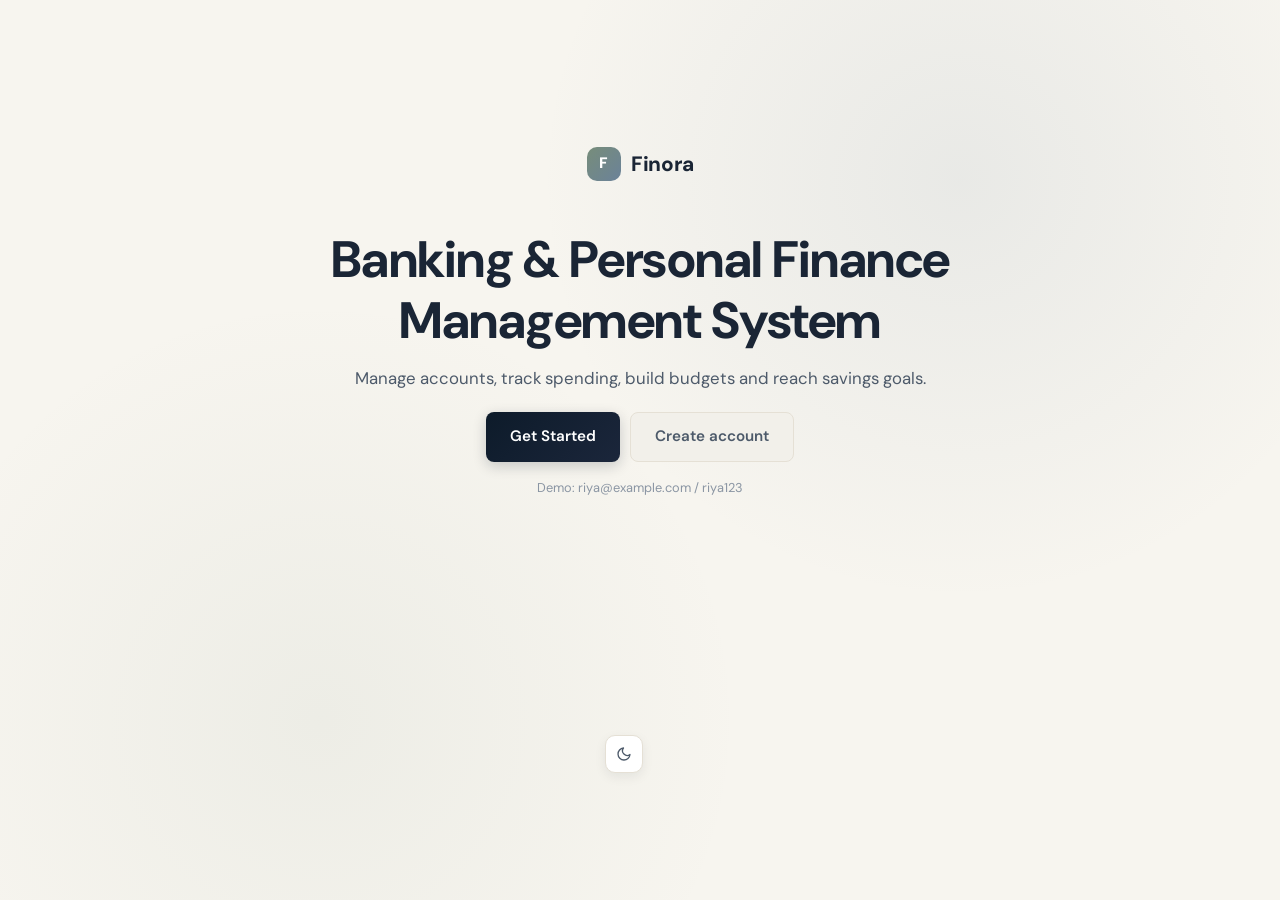
<file: index.html>
<!doctype html>
<html lang="en">
<head>
  <meta charset="utf-8">
  <meta name="viewport" content="width=device-width,initial-scale=1">
  <meta name="theme-color" content="#0D1B2A">
  <title>Finora — Banking & Finance</title>
  <link rel="preconnect" href="https://fonts.googleapis.com">
  <link rel="preconnect" href="https://fonts.gstatic.com" crossorigin>
  <link rel="stylesheet" href="css/variables.css">
  <link rel="stylesheet" href="css/base.css">
  <link rel="stylesheet" href="css/typography.css">
  <link rel="stylesheet" href="css/layout.css">
  <link rel="stylesheet" href="css/components.css">
  <link rel="stylesheet" href="css/animations.css">
  <link rel="stylesheet" href="css/responsive.css">
  <link rel="stylesheet" href="css/darkmode.css">
  <script>
    /* Apply saved theme before paint to avoid flash */
    (function(){document.documentElement.setAttribute('data-theme',localStorage.getItem('finora_theme')||'light');})();
  </script>
</head>
<body class="landing">
  <div>
    <div class="brand big center" style="justify-content:center;margin-bottom:16px;">
      <span class="logo">F</span>
      <span style="font-size:1.3rem;font-weight:800;color:var(--text)">Finora</span>
    </div>
    <h1>Banking &amp; Personal Finance<br>Management System</h1>
    <p>Manage accounts, track spending, build budgets and reach savings goals.</p>
    <div style="display:flex;gap:10px;justify-content:center;margin-top:20px;flex-wrap:wrap">
      <a class="btn primary" href="login.html" style="padding:12px 24px;font-size:.95rem">Get Started</a>
      <a class="btn secondary" href="register.html" style="padding:12px 24px;font-size:.95rem">Create account</a>
    </div>
    <small>Demo: riya@example.com / riya123</small>
  </div>
  <script src="js/app.js"></script>
</body>
</html>
</file>
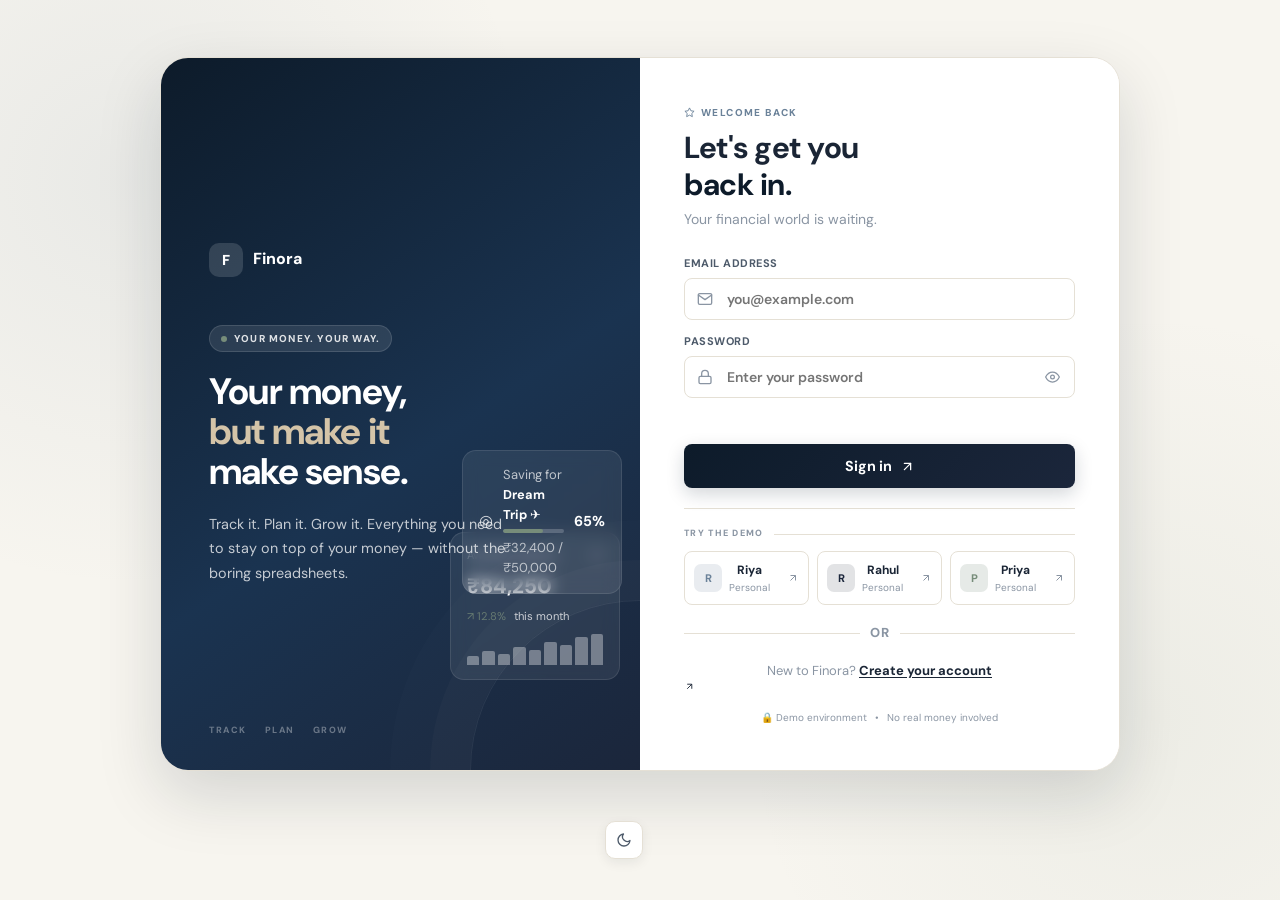
<file: accounts.html>
<!doctype html>
<html lang="en">
<head>
  <meta charset="utf-8">
  <meta name="viewport" content="width=device-width,initial-scale=1">
  <meta name="theme-color" content="#0D1B2A">
  <title>Accounts — Finora</title>
  <link rel="preconnect" href="https://fonts.googleapis.com">
  <link rel="preconnect" href="https://fonts.gstatic.com" crossorigin>
  <link rel="stylesheet" href="css/variables.css">
  <link rel="stylesheet" href="css/base.css">
  <link rel="stylesheet" href="css/typography.css">
  <link rel="stylesheet" href="css/layout.css">
  <link rel="stylesheet" href="css/components.css">
  <link rel="stylesheet" href="css/animations.css">
  <link rel="stylesheet" href="css/accounts.css">
  <link rel="stylesheet" href="css/responsive.css">
  <link rel="stylesheet" href="css/darkmode.css">
  <script>
    (function(){
      document.documentElement.setAttribute('data-theme', localStorage.getItem('finora_theme') || 'light');
      if (localStorage.getItem('finora_hide_balance') === 'true') {
        document.documentElement.setAttribute('data-hide-balance', 'true');
      }
    })();
  </script>
</head>
<body data-page="accounts">

<div class="app">

  <aside class="sidebar" id="sidebar" aria-label="Main navigation">
    <div class="brand"><span class="logo">F</span><span>Finora</span></div>
    <div class="side-title">MAIN MENU</div>
    <nav aria-label="Main navigation">
      <a data-page-link="dashboard" href="dashboard.html" aria-label="Dashboard" title="Dashboard"><svg viewBox="0 0 24 24" fill="none" stroke="currentColor" stroke-width="2" stroke-linecap="round" stroke-linejoin="round" width="17" height="17" aria-hidden="true"><rect x="3" y="3" width="7" height="7" rx="1"/><rect x="14" y="3" width="7" height="7" rx="1"/><rect x="3" y="14" width="7" height="7" rx="1"/><rect x="14" y="14" width="7" height="7" rx="1"/></svg><span>Dashboard</span></a>
      <a data-page-link="accounts" href="accounts.html" aria-label="Accounts" title="Accounts"><svg viewBox="0 0 24 24" fill="none" stroke="currentColor" stroke-width="2" stroke-linecap="round" stroke-linejoin="round" width="17" height="17" aria-hidden="true"><rect x="2" y="5" width="20" height="14" rx="2"/><path d="M2 10h20"/></svg><span>Accounts</span></a>
      <a data-page-link="transactions" href="transactions.html" aria-label="Transactions" title="Transactions"><svg viewBox="0 0 24 24" fill="none" stroke="currentColor" stroke-width="2" stroke-linecap="round" stroke-linejoin="round" width="17" height="17" aria-hidden="true"><path d="M7 16V4m0 0L3 8m4-4 4 4M17 8v12m0 0 4-4m-4 4-4-4"/></svg><span>Transactions</span></a>
      <a data-page-link="income" href="income.html" aria-label="Income" title="Income"><svg viewBox="0 0 24 24" fill="none" stroke="currentColor" stroke-width="2" stroke-linecap="round" stroke-linejoin="round" width="17" height="17" aria-hidden="true"><path d="M12 19V5M5 12l7-7 7 7"/></svg><span>Income</span></a>
      <a data-page-link="expenses" href="expenses.html" aria-label="Expenses" title="Expenses"><svg viewBox="0 0 24 24" fill="none" stroke="currentColor" stroke-width="2" stroke-linecap="round" stroke-linejoin="round" width="17" height="17" aria-hidden="true"><path d="M12 5v14M5 12l7 7 7-7"/></svg><span>Expenses</span></a>
      <a data-page-link="budgets" href="budgets.html" aria-label="Budgets" title="Budgets"><svg viewBox="0 0 24 24" fill="none" stroke="currentColor" stroke-width="2" stroke-linecap="round" stroke-linejoin="round" width="17" height="17" aria-hidden="true"><line x1="8" y1="6" x2="21" y2="6"/><line x1="8" y1="12" x2="21" y2="12"/><line x1="8" y1="18" x2="21" y2="18"/><line x1="3" y1="6" x2="3.01" y2="6"/><line x1="3" y1="12" x2="3.01" y2="12"/><line x1="3" y1="18" x2="3.01" y2="18"/></svg><span>Budgets</span></a>
      <a data-page-link="savings" href="savings.html" aria-label="Savings Goals" title="Savings Goals"><svg viewBox="0 0 24 24" fill="none" stroke="currentColor" stroke-width="2" stroke-linecap="round" stroke-linejoin="round" width="17" height="17" aria-hidden="true"><path d="M19 14c1.49-1.46 3-3.21 3-5.5A5.5 5.5 0 0 0 16.5 3c-1.76 0-3 .5-4.5 2-1.5-1.5-2.74-2-4.5-2A5.5 5.5 0 0 0 2 8.5c0 2.3 1.5 4.05 3 5.5l7 7Z"/></svg><span>Savings Goals</span></a>
      <a data-page-link="analytics" href="analytics.html" aria-label="Analytics" title="Analytics"><svg viewBox="0 0 24 24" fill="none" stroke="currentColor" stroke-width="2" stroke-linecap="round" stroke-linejoin="round" width="17" height="17" aria-hidden="true"><path d="M3 3v18h18"/><path d="m19 9-5 5-4-4-5 5"/></svg><span>Analytics</span></a>
      <a data-page-link="profile" href="profile.html" aria-label="Profile" title="Profile"><svg viewBox="0 0 24 24" fill="none" stroke="currentColor" stroke-width="2" stroke-linecap="round" stroke-linejoin="round" width="17" height="17" aria-hidden="true"><path d="M20 21v-2a4 4 0 0 0-4-4H8a4 4 0 0 0-4 4v2"/><circle cx="12" cy="7" r="4"/></svg><span>Profile</span></a>
    </nav>
    <button class="logout" id="logout" type="button" aria-label="Log out" title="Log out"><svg viewBox="0 0 24 24" fill="none" stroke="currentColor" stroke-width="2" stroke-linecap="round" stroke-linejoin="round" width="17" height="17" aria-hidden="true"><path d="M9 21H5a2 2 0 0 1-2-2V5a2 2 0 0 1 2-2h4"/><polyline points="16 17 21 12 16 7"/><line x1="21" y1="12" x2="9" y2="12"/></svg><span>Logout</span></button>
  </aside>

  <!-- Mobile overlay -->
  <div class="overlay" id="overlay" aria-hidden="true"></div>

  <main class="main">
  <header class="topbar">
    <button class="menu" id="menu" type="button" aria-label="Open navigation menu" title="Open menu"><svg viewBox="0 0 24 24" fill="none" stroke="currentColor" stroke-width="2" stroke-linecap="round" stroke-linejoin="round" width="17" height="17" aria-hidden="true"><line x1="3" y1="12" x2="21" y2="12"/><line x1="3" y1="6" x2="21" y2="6"/><line x1="3" y1="18" x2="21" y2="18"/></svg></button>
    <div>
      <div class="eyebrow">FINORA FINANCE</div>
      <h1>Accounts</h1>
      <p class="muted">View and manage your accounts.</p>
    </div>
    <div class="top-right" id="topRight">
      <button class="icon-btn" id="eyeBtn" type="button" aria-label="Hide balances" title="Toggle balance visibility"><svg id="eyeIconSvg" viewBox="0 0 24 24" fill="none" stroke="currentColor" stroke-width="2" stroke-linecap="round" stroke-linejoin="round" width="16" height="16" aria-hidden="true"><path d="M1 12s4-8 11-8 11 8 11 8-4 8-11 8-11-8-11-8z"/><circle cx="12" cy="12" r="3"/></svg></button>
      <button class="icon-btn" id="searchBtn" type="button" aria-label="Search transactions and accounts" title="Search"><svg viewBox="0 0 24 24" fill="none" stroke="currentColor" stroke-width="2" stroke-linecap="round" stroke-linejoin="round" width="16" height="16" aria-hidden="true"><circle cx="11" cy="11" r="8"/><line x1="21" y1="21" x2="16.65" y2="16.65"/></svg></button>
      <button class="icon-btn" id="notifBtn" type="button" aria-label="View notifications" title="Notifications" style="position:relative"><svg viewBox="0 0 24 24" fill="none" stroke="currentColor" stroke-width="2" stroke-linecap="round" stroke-linejoin="round" width="16" height="16" aria-hidden="true"><path d="M18 8A6 6 0 0 0 6 8c0 7-3 9-3 9h18s-3-2-3-9"/><path d="M13.73 21a2 2 0 0 1-3.46 0"/></svg><span class="notification-dot"></span></button>
      <a class="avatar" id="avatar" href="profile.html" aria-label="Open user profile" title="Profile">U</a>
    </div>
  </header>
    <section id="content" class="content" aria-live="polite"></section>
  </main>

</div>

<!-- Search popover -->
<div id="searchPopover" class="search-popover hidden" role="dialog" aria-label="Search popover">
  <input id="globalSearch" class="input" placeholder="Search transactions, accounts..." aria-label="Search transactions and accounts" autocomplete="off">
  <div id="searchResults" class="search-results-list"></div>
</div>

<!-- Notification popover -->
<div id="notifPopover" class="notification-popover hidden" role="dialog" aria-label="Notifications popover">
  <div style="font-weight:700;font-size:.85rem;margin-bottom:8px;color:var(--text)">Notifications</div>
  <div id="notifList" class="notification-list"></div>
</div>

<div id="modal" aria-live="assertive"></div>
<div id="toast"  aria-live="polite"></div>

<script src="js/app.js"></script>
</body>
</html>
</file>
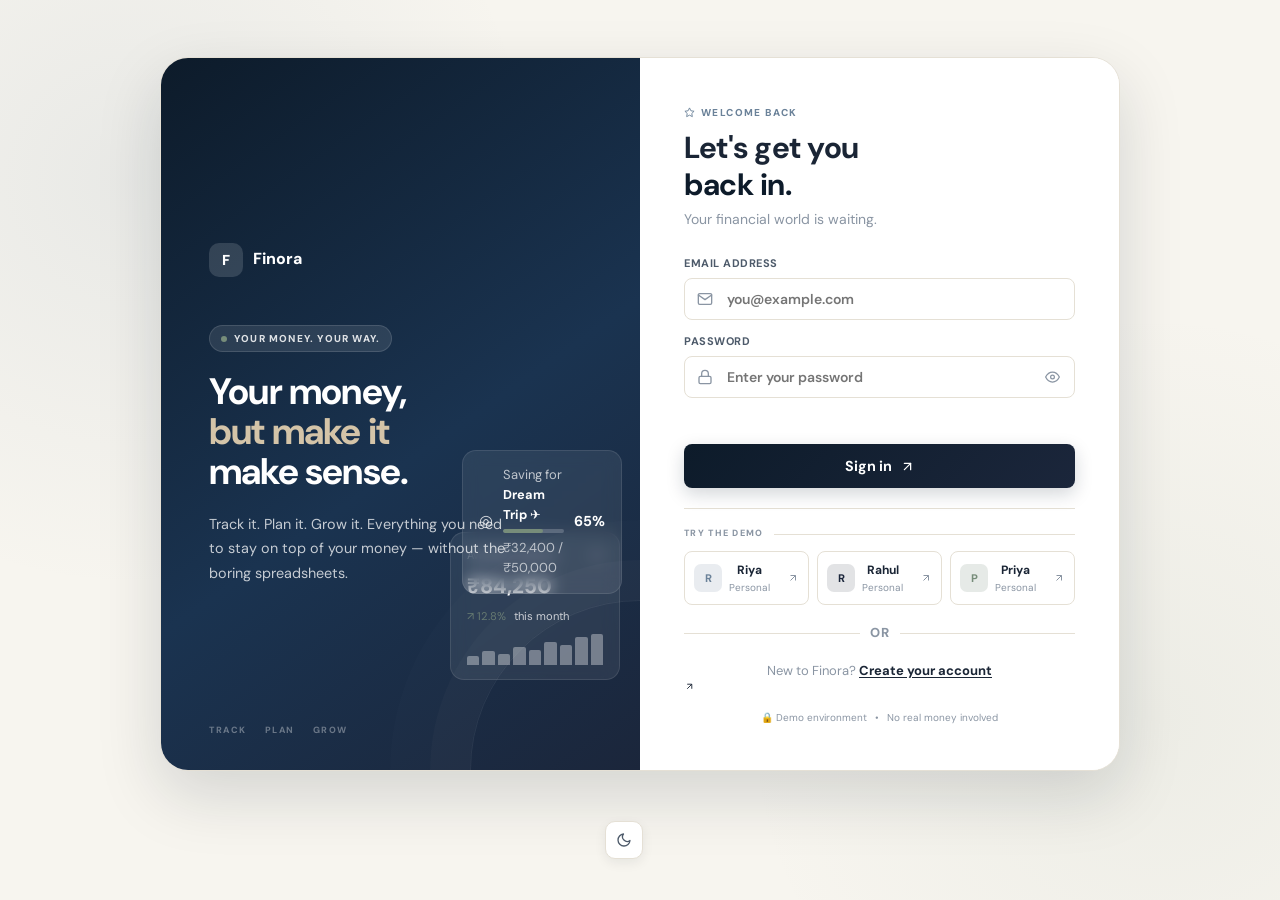
<file: analytics.html>
<!doctype html>
<html lang="en">
<head>
  <meta charset="utf-8">
  <meta name="viewport" content="width=device-width,initial-scale=1">
  <meta name="theme-color" content="#0D1B2A">
  <title>Analytics — Finora</title>
  <link rel="preconnect" href="https://fonts.googleapis.com">
  <link rel="preconnect" href="https://fonts.gstatic.com" crossorigin>
  <link rel="stylesheet" href="css/variables.css">
  <link rel="stylesheet" href="css/base.css">
  <link rel="stylesheet" href="css/typography.css">
  <link rel="stylesheet" href="css/layout.css">
  <link rel="stylesheet" href="css/components.css">
  <link rel="stylesheet" href="css/animations.css">
  <link rel="stylesheet" href="css/analytics.css">
  <link rel="stylesheet" href="css/responsive.css">
  <link rel="stylesheet" href="css/darkmode.css">
  <script>
    (function(){
      document.documentElement.setAttribute('data-theme', localStorage.getItem('finora_theme') || 'light');
      if (localStorage.getItem('finora_hide_balance') === 'true') {
        document.documentElement.setAttribute('data-hide-balance', 'true');
      }
    })();
  </script>
</head>
<body data-page="analytics">

<div class="app">

  <aside class="sidebar" id="sidebar" aria-label="Main navigation">
    <div class="brand"><span class="logo">F</span><span>Finora</span></div>
    <div class="side-title">MAIN MENU</div>
    <nav aria-label="Main navigation">
      <a data-page-link="dashboard" href="dashboard.html" aria-label="Dashboard" title="Dashboard"><svg viewBox="0 0 24 24" fill="none" stroke="currentColor" stroke-width="2" stroke-linecap="round" stroke-linejoin="round" width="17" height="17" aria-hidden="true"><rect x="3" y="3" width="7" height="7" rx="1"/><rect x="14" y="3" width="7" height="7" rx="1"/><rect x="3" y="14" width="7" height="7" rx="1"/><rect x="14" y="14" width="7" height="7" rx="1"/></svg><span>Dashboard</span></a>
      <a data-page-link="accounts" href="accounts.html" aria-label="Accounts" title="Accounts"><svg viewBox="0 0 24 24" fill="none" stroke="currentColor" stroke-width="2" stroke-linecap="round" stroke-linejoin="round" width="17" height="17" aria-hidden="true"><rect x="2" y="5" width="20" height="14" rx="2"/><path d="M2 10h20"/></svg><span>Accounts</span></a>
      <a data-page-link="transactions" href="transactions.html" aria-label="Transactions" title="Transactions"><svg viewBox="0 0 24 24" fill="none" stroke="currentColor" stroke-width="2" stroke-linecap="round" stroke-linejoin="round" width="17" height="17" aria-hidden="true"><path d="M7 16V4m0 0L3 8m4-4 4 4M17 8v12m0 0 4-4m-4 4-4-4"/></svg><span>Transactions</span></a>
      <a data-page-link="income" href="income.html" aria-label="Income" title="Income"><svg viewBox="0 0 24 24" fill="none" stroke="currentColor" stroke-width="2" stroke-linecap="round" stroke-linejoin="round" width="17" height="17" aria-hidden="true"><path d="M12 19V5M5 12l7-7 7 7"/></svg><span>Income</span></a>
      <a data-page-link="expenses" href="expenses.html" aria-label="Expenses" title="Expenses"><svg viewBox="0 0 24 24" fill="none" stroke="currentColor" stroke-width="2" stroke-linecap="round" stroke-linejoin="round" width="17" height="17" aria-hidden="true"><path d="M12 5v14M5 12l7 7 7-7"/></svg><span>Expenses</span></a>
      <a data-page-link="budgets" href="budgets.html" aria-label="Budgets" title="Budgets"><svg viewBox="0 0 24 24" fill="none" stroke="currentColor" stroke-width="2" stroke-linecap="round" stroke-linejoin="round" width="17" height="17" aria-hidden="true"><line x1="8" y1="6" x2="21" y2="6"/><line x1="8" y1="12" x2="21" y2="12"/><line x1="8" y1="18" x2="21" y2="18"/><line x1="3" y1="6" x2="3.01" y2="6"/><line x1="3" y1="12" x2="3.01" y2="12"/><line x1="3" y1="18" x2="3.01" y2="18"/></svg><span>Budgets</span></a>
      <a data-page-link="savings" href="savings.html" aria-label="Savings Goals" title="Savings Goals"><svg viewBox="0 0 24 24" fill="none" stroke="currentColor" stroke-width="2" stroke-linecap="round" stroke-linejoin="round" width="17" height="17" aria-hidden="true"><path d="M19 14c1.49-1.46 3-3.21 3-5.5A5.5 5.5 0 0 0 16.5 3c-1.76 0-3 .5-4.5 2-1.5-1.5-2.74-2-4.5-2A5.5 5.5 0 0 0 2 8.5c0 2.3 1.5 4.05 3 5.5l7 7Z"/></svg><span>Savings Goals</span></a>
      <a data-page-link="analytics" href="analytics.html" aria-label="Analytics" title="Analytics"><svg viewBox="0 0 24 24" fill="none" stroke="currentColor" stroke-width="2" stroke-linecap="round" stroke-linejoin="round" width="17" height="17" aria-hidden="true"><path d="M3 3v18h18"/><path d="m19 9-5 5-4-4-5 5"/></svg><span>Analytics</span></a>
      <a data-page-link="profile" href="profile.html" aria-label="Profile" title="Profile"><svg viewBox="0 0 24 24" fill="none" stroke="currentColor" stroke-width="2" stroke-linecap="round" stroke-linejoin="round" width="17" height="17" aria-hidden="true"><path d="M20 21v-2a4 4 0 0 0-4-4H8a4 4 0 0 0-4 4v2"/><circle cx="12" cy="7" r="4"/></svg><span>Profile</span></a>
    </nav>
    <button class="logout" id="logout" type="button" aria-label="Log out" title="Log out"><svg viewBox="0 0 24 24" fill="none" stroke="currentColor" stroke-width="2" stroke-linecap="round" stroke-linejoin="round" width="17" height="17" aria-hidden="true"><path d="M9 21H5a2 2 0 0 1-2-2V5a2 2 0 0 1 2-2h4"/><polyline points="16 17 21 12 16 7"/><line x1="21" y1="12" x2="9" y2="12"/></svg><span>Logout</span></button>
  </aside>

  <!-- Mobile overlay -->
  <div class="overlay" id="overlay" aria-hidden="true"></div>

  <main class="main">
  <header class="topbar">
    <button class="menu" id="menu" type="button" aria-label="Open navigation menu" title="Open menu"><svg viewBox="0 0 24 24" fill="none" stroke="currentColor" stroke-width="2" stroke-linecap="round" stroke-linejoin="round" width="17" height="17" aria-hidden="true"><line x1="3" y1="12" x2="21" y2="12"/><line x1="3" y1="6" x2="21" y2="6"/><line x1="3" y1="18" x2="21" y2="18"/></svg></button>
    <div>
      <div class="eyebrow">FINORA FINANCE</div>
      <h1>Analytics</h1>
      <p class="muted">Deep dive into your finances.</p>
    </div>
    <div class="top-right" id="topRight">
      <button class="icon-btn" id="eyeBtn" type="button" aria-label="Hide balances" title="Toggle balance visibility"><svg id="eyeIconSvg" viewBox="0 0 24 24" fill="none" stroke="currentColor" stroke-width="2" stroke-linecap="round" stroke-linejoin="round" width="16" height="16" aria-hidden="true"><path d="M1 12s4-8 11-8 11 8 11 8-4 8-11 8-11-8-11-8z"/><circle cx="12" cy="12" r="3"/></svg></button>
      <button class="icon-btn" id="searchBtn" type="button" aria-label="Search transactions and accounts" title="Search"><svg viewBox="0 0 24 24" fill="none" stroke="currentColor" stroke-width="2" stroke-linecap="round" stroke-linejoin="round" width="16" height="16" aria-hidden="true"><circle cx="11" cy="11" r="8"/><line x1="21" y1="21" x2="16.65" y2="16.65"/></svg></button>
      <button class="icon-btn" id="notifBtn" type="button" aria-label="View notifications" title="Notifications" style="position:relative"><svg viewBox="0 0 24 24" fill="none" stroke="currentColor" stroke-width="2" stroke-linecap="round" stroke-linejoin="round" width="16" height="16" aria-hidden="true"><path d="M18 8A6 6 0 0 0 6 8c0 7-3 9-3 9h18s-3-2-3-9"/><path d="M13.73 21a2 2 0 0 1-3.46 0"/></svg><span class="notification-dot"></span></button>
      <a class="avatar" id="avatar" href="profile.html" aria-label="Open user profile" title="Profile">U</a>
    </div>
  </header>
    <section id="content" class="content" aria-live="polite"></section>
  </main>

</div>

<!-- Search popover -->
<div id="searchPopover" class="search-popover hidden" role="dialog" aria-label="Search popover">
  <input id="globalSearch" class="input" placeholder="Search transactions, accounts..." aria-label="Search transactions and accounts" autocomplete="off">
  <div id="searchResults" class="search-results-list"></div>
</div>

<!-- Notification popover -->
<div id="notifPopover" class="notification-popover hidden" role="dialog" aria-label="Notifications popover">
  <div style="font-weight:700;font-size:.85rem;margin-bottom:8px;color:var(--text)">Notifications</div>
  <div id="notifList" class="notification-list"></div>
</div>

<div id="modal" aria-live="assertive"></div>
<div id="toast"  aria-live="polite"></div>

<script src="js/app.js"></script>
</body>
</html>
</file>
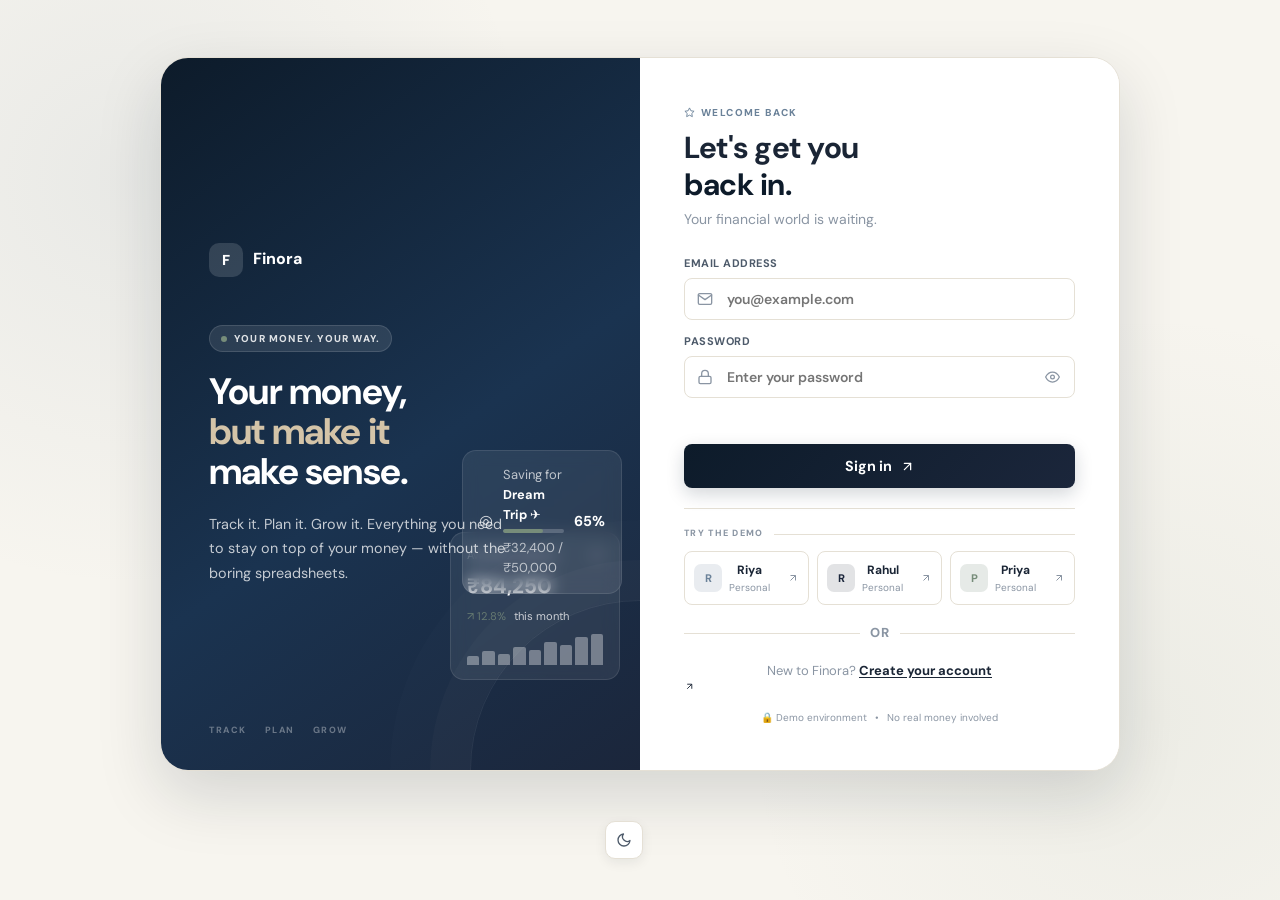
<file: budgets.html>
<!doctype html>
<html lang="en">
<head>
  <meta charset="utf-8">
  <meta name="viewport" content="width=device-width,initial-scale=1">
  <meta name="theme-color" content="#0D1B2A">
  <title>Budgets — Finora</title>
  <link rel="preconnect" href="https://fonts.googleapis.com">
  <link rel="preconnect" href="https://fonts.gstatic.com" crossorigin>
  <link rel="stylesheet" href="css/variables.css">
  <link rel="stylesheet" href="css/base.css">
  <link rel="stylesheet" href="css/typography.css">
  <link rel="stylesheet" href="css/layout.css">
  <link rel="stylesheet" href="css/components.css">
  <link rel="stylesheet" href="css/animations.css">
  <link rel="stylesheet" href="css/budgets.css">
  <link rel="stylesheet" href="css/responsive.css">
  <link rel="stylesheet" href="css/darkmode.css">
  <script>
    (function(){
      document.documentElement.setAttribute('data-theme', localStorage.getItem('finora_theme') || 'light');
      if (localStorage.getItem('finora_hide_balance') === 'true') {
        document.documentElement.setAttribute('data-hide-balance', 'true');
      }
    })();
  </script>
</head>
<body data-page="budgets">

<div class="app">

  <aside class="sidebar" id="sidebar" aria-label="Main navigation">
    <div class="brand"><span class="logo">F</span><span>Finora</span></div>
    <div class="side-title">MAIN MENU</div>
    <nav aria-label="Main navigation">
      <a data-page-link="dashboard" href="dashboard.html" aria-label="Dashboard" title="Dashboard"><svg viewBox="0 0 24 24" fill="none" stroke="currentColor" stroke-width="2" stroke-linecap="round" stroke-linejoin="round" width="17" height="17" aria-hidden="true"><rect x="3" y="3" width="7" height="7" rx="1"/><rect x="14" y="3" width="7" height="7" rx="1"/><rect x="3" y="14" width="7" height="7" rx="1"/><rect x="14" y="14" width="7" height="7" rx="1"/></svg><span>Dashboard</span></a>
      <a data-page-link="accounts" href="accounts.html" aria-label="Accounts" title="Accounts"><svg viewBox="0 0 24 24" fill="none" stroke="currentColor" stroke-width="2" stroke-linecap="round" stroke-linejoin="round" width="17" height="17" aria-hidden="true"><rect x="2" y="5" width="20" height="14" rx="2"/><path d="M2 10h20"/></svg><span>Accounts</span></a>
      <a data-page-link="transactions" href="transactions.html" aria-label="Transactions" title="Transactions"><svg viewBox="0 0 24 24" fill="none" stroke="currentColor" stroke-width="2" stroke-linecap="round" stroke-linejoin="round" width="17" height="17" aria-hidden="true"><path d="M7 16V4m0 0L3 8m4-4 4 4M17 8v12m0 0 4-4m-4 4-4-4"/></svg><span>Transactions</span></a>
      <a data-page-link="income" href="income.html" aria-label="Income" title="Income"><svg viewBox="0 0 24 24" fill="none" stroke="currentColor" stroke-width="2" stroke-linecap="round" stroke-linejoin="round" width="17" height="17" aria-hidden="true"><path d="M12 19V5M5 12l7-7 7 7"/></svg><span>Income</span></a>
      <a data-page-link="expenses" href="expenses.html" aria-label="Expenses" title="Expenses"><svg viewBox="0 0 24 24" fill="none" stroke="currentColor" stroke-width="2" stroke-linecap="round" stroke-linejoin="round" width="17" height="17" aria-hidden="true"><path d="M12 5v14M5 12l7 7 7-7"/></svg><span>Expenses</span></a>
      <a data-page-link="budgets" href="budgets.html" aria-label="Budgets" title="Budgets"><svg viewBox="0 0 24 24" fill="none" stroke="currentColor" stroke-width="2" stroke-linecap="round" stroke-linejoin="round" width="17" height="17" aria-hidden="true"><line x1="8" y1="6" x2="21" y2="6"/><line x1="8" y1="12" x2="21" y2="12"/><line x1="8" y1="18" x2="21" y2="18"/><line x1="3" y1="6" x2="3.01" y2="6"/><line x1="3" y1="12" x2="3.01" y2="12"/><line x1="3" y1="18" x2="3.01" y2="18"/></svg><span>Budgets</span></a>
      <a data-page-link="savings" href="savings.html" aria-label="Savings Goals" title="Savings Goals"><svg viewBox="0 0 24 24" fill="none" stroke="currentColor" stroke-width="2" stroke-linecap="round" stroke-linejoin="round" width="17" height="17" aria-hidden="true"><path d="M19 14c1.49-1.46 3-3.21 3-5.5A5.5 5.5 0 0 0 16.5 3c-1.76 0-3 .5-4.5 2-1.5-1.5-2.74-2-4.5-2A5.5 5.5 0 0 0 2 8.5c0 2.3 1.5 4.05 3 5.5l7 7Z"/></svg><span>Savings Goals</span></a>
      <a data-page-link="analytics" href="analytics.html" aria-label="Analytics" title="Analytics"><svg viewBox="0 0 24 24" fill="none" stroke="currentColor" stroke-width="2" stroke-linecap="round" stroke-linejoin="round" width="17" height="17" aria-hidden="true"><path d="M3 3v18h18"/><path d="m19 9-5 5-4-4-5 5"/></svg><span>Analytics</span></a>
      <a data-page-link="profile" href="profile.html" aria-label="Profile" title="Profile"><svg viewBox="0 0 24 24" fill="none" stroke="currentColor" stroke-width="2" stroke-linecap="round" stroke-linejoin="round" width="17" height="17" aria-hidden="true"><path d="M20 21v-2a4 4 0 0 0-4-4H8a4 4 0 0 0-4 4v2"/><circle cx="12" cy="7" r="4"/></svg><span>Profile</span></a>
    </nav>
    <button class="logout" id="logout" type="button" aria-label="Log out" title="Log out"><svg viewBox="0 0 24 24" fill="none" stroke="currentColor" stroke-width="2" stroke-linecap="round" stroke-linejoin="round" width="17" height="17" aria-hidden="true"><path d="M9 21H5a2 2 0 0 1-2-2V5a2 2 0 0 1 2-2h4"/><polyline points="16 17 21 12 16 7"/><line x1="21" y1="12" x2="9" y2="12"/></svg><span>Logout</span></button>
  </aside>

  <!-- Mobile overlay -->
  <div class="overlay" id="overlay" aria-hidden="true"></div>

  <main class="main">
  <header class="topbar">
    <button class="menu" id="menu" type="button" aria-label="Open navigation menu" title="Open menu"><svg viewBox="0 0 24 24" fill="none" stroke="currentColor" stroke-width="2" stroke-linecap="round" stroke-linejoin="round" width="17" height="17" aria-hidden="true"><line x1="3" y1="12" x2="21" y2="12"/><line x1="3" y1="6" x2="21" y2="6"/><line x1="3" y1="18" x2="21" y2="18"/></svg></button>
    <div>
      <div class="eyebrow">FINORA FINANCE</div>
      <h1>Budgets</h1>
      <p class="muted">Stay within your limits.</p>
    </div>
    <div class="top-right" id="topRight">
      <button class="icon-btn" id="eyeBtn" type="button" aria-label="Hide balances" title="Toggle balance visibility"><svg id="eyeIconSvg" viewBox="0 0 24 24" fill="none" stroke="currentColor" stroke-width="2" stroke-linecap="round" stroke-linejoin="round" width="16" height="16" aria-hidden="true"><path d="M1 12s4-8 11-8 11 8 11 8-4 8-11 8-11-8-11-8z"/><circle cx="12" cy="12" r="3"/></svg></button>
      <button class="icon-btn" id="searchBtn" type="button" aria-label="Search transactions and accounts" title="Search"><svg viewBox="0 0 24 24" fill="none" stroke="currentColor" stroke-width="2" stroke-linecap="round" stroke-linejoin="round" width="16" height="16" aria-hidden="true"><circle cx="11" cy="11" r="8"/><line x1="21" y1="21" x2="16.65" y2="16.65"/></svg></button>
      <button class="icon-btn" id="notifBtn" type="button" aria-label="View notifications" title="Notifications" style="position:relative"><svg viewBox="0 0 24 24" fill="none" stroke="currentColor" stroke-width="2" stroke-linecap="round" stroke-linejoin="round" width="16" height="16" aria-hidden="true"><path d="M18 8A6 6 0 0 0 6 8c0 7-3 9-3 9h18s-3-2-3-9"/><path d="M13.73 21a2 2 0 0 1-3.46 0"/></svg><span class="notification-dot"></span></button>
      <a class="avatar" id="avatar" href="profile.html" aria-label="Open user profile" title="Profile">U</a>
    </div>
  </header>
    <section id="content" class="content" aria-live="polite"></section>
  </main>

</div>

<!-- Search popover -->
<div id="searchPopover" class="search-popover hidden" role="dialog" aria-label="Search popover">
  <input id="globalSearch" class="input" placeholder="Search transactions, accounts..." aria-label="Search transactions and accounts" autocomplete="off">
  <div id="searchResults" class="search-results-list"></div>
</div>

<!-- Notification popover -->
<div id="notifPopover" class="notification-popover hidden" role="dialog" aria-label="Notifications popover">
  <div style="font-weight:700;font-size:.85rem;margin-bottom:8px;color:var(--text)">Notifications</div>
  <div id="notifList" class="notification-list"></div>
</div>

<div id="modal" aria-live="assertive"></div>
<div id="toast"  aria-live="polite"></div>

<script src="js/app.js"></script>
</body>
</html>
</file>
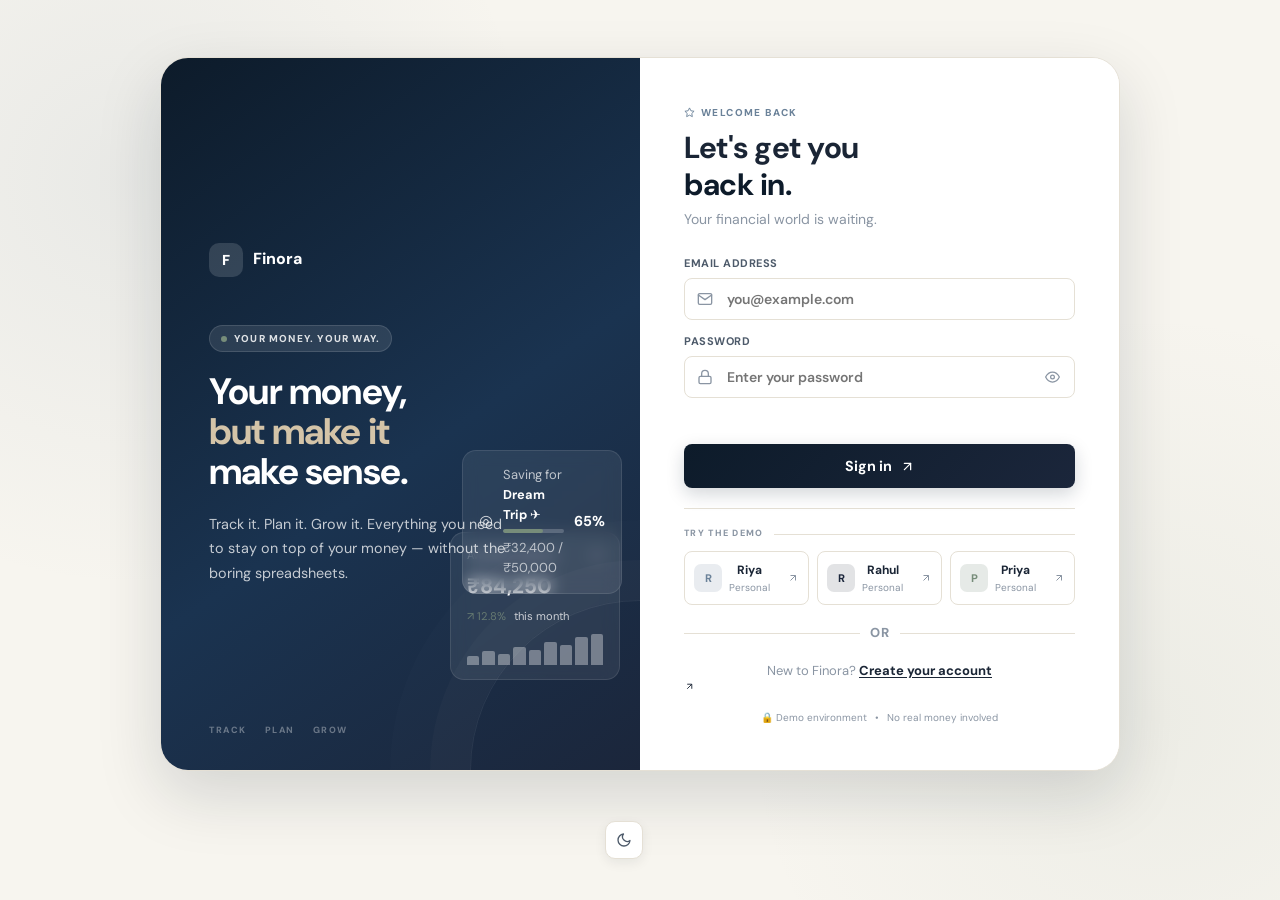
<file: dashboard.html>
<!doctype html>
<html lang="en">
<head>
  <meta charset="utf-8">
  <meta name="viewport" content="width=device-width,initial-scale=1">
  <meta name="theme-color" content="#0D1B2A">
  <title>Dashboard — Finora</title>
  <link rel="preconnect" href="https://fonts.googleapis.com">
  <link rel="preconnect" href="https://fonts.gstatic.com" crossorigin>
  <link rel="stylesheet" href="css/variables.css">
  <link rel="stylesheet" href="css/base.css">
  <link rel="stylesheet" href="css/typography.css">
  <link rel="stylesheet" href="css/layout.css">
  <link rel="stylesheet" href="css/components.css">
  <link rel="stylesheet" href="css/animations.css">
  <link rel="stylesheet" href="css/dashboard.css">
  <link rel="stylesheet" href="css/responsive.css">
  <link rel="stylesheet" href="css/darkmode.css">
  <script>
    (function(){
      document.documentElement.setAttribute('data-theme', localStorage.getItem('finora_theme') || 'light');
      if (localStorage.getItem('finora_hide_balance') === 'true') {
        document.documentElement.setAttribute('data-hide-balance', 'true');
      }
    })();
  </script>
</head>
<body data-page="dashboard">

<div class="app">

  <aside class="sidebar" id="sidebar" aria-label="Main navigation">
    <div class="brand"><span class="logo">F</span><span>Finora</span></div>
    <div class="side-title">MAIN MENU</div>
    <nav aria-label="Main navigation">
      <a data-page-link="dashboard" href="dashboard.html" aria-label="Dashboard" title="Dashboard"><svg viewBox="0 0 24 24" fill="none" stroke="currentColor" stroke-width="2" stroke-linecap="round" stroke-linejoin="round" width="17" height="17" aria-hidden="true"><rect x="3" y="3" width="7" height="7" rx="1"/><rect x="14" y="3" width="7" height="7" rx="1"/><rect x="3" y="14" width="7" height="7" rx="1"/><rect x="14" y="14" width="7" height="7" rx="1"/></svg><span>Dashboard</span></a>
      <a data-page-link="accounts" href="accounts.html" aria-label="Accounts" title="Accounts"><svg viewBox="0 0 24 24" fill="none" stroke="currentColor" stroke-width="2" stroke-linecap="round" stroke-linejoin="round" width="17" height="17" aria-hidden="true"><rect x="2" y="5" width="20" height="14" rx="2"/><path d="M2 10h20"/></svg><span>Accounts</span></a>
      <a data-page-link="transactions" href="transactions.html" aria-label="Transactions" title="Transactions"><svg viewBox="0 0 24 24" fill="none" stroke="currentColor" stroke-width="2" stroke-linecap="round" stroke-linejoin="round" width="17" height="17" aria-hidden="true"><path d="M7 16V4m0 0L3 8m4-4 4 4M17 8v12m0 0 4-4m-4 4-4-4"/></svg><span>Transactions</span></a>
      <a data-page-link="income" href="income.html" aria-label="Income" title="Income"><svg viewBox="0 0 24 24" fill="none" stroke="currentColor" stroke-width="2" stroke-linecap="round" stroke-linejoin="round" width="17" height="17" aria-hidden="true"><path d="M12 19V5M5 12l7-7 7 7"/></svg><span>Income</span></a>
      <a data-page-link="expenses" href="expenses.html" aria-label="Expenses" title="Expenses"><svg viewBox="0 0 24 24" fill="none" stroke="currentColor" stroke-width="2" stroke-linecap="round" stroke-linejoin="round" width="17" height="17" aria-hidden="true"><path d="M12 5v14M5 12l7 7 7-7"/></svg><span>Expenses</span></a>
      <a data-page-link="budgets" href="budgets.html" aria-label="Budgets" title="Budgets"><svg viewBox="0 0 24 24" fill="none" stroke="currentColor" stroke-width="2" stroke-linecap="round" stroke-linejoin="round" width="17" height="17" aria-hidden="true"><line x1="8" y1="6" x2="21" y2="6"/><line x1="8" y1="12" x2="21" y2="12"/><line x1="8" y1="18" x2="21" y2="18"/><line x1="3" y1="6" x2="3.01" y2="6"/><line x1="3" y1="12" x2="3.01" y2="12"/><line x1="3" y1="18" x2="3.01" y2="18"/></svg><span>Budgets</span></a>
      <a data-page-link="savings" href="savings.html" aria-label="Savings Goals" title="Savings Goals"><svg viewBox="0 0 24 24" fill="none" stroke="currentColor" stroke-width="2" stroke-linecap="round" stroke-linejoin="round" width="17" height="17" aria-hidden="true"><path d="M19 14c1.49-1.46 3-3.21 3-5.5A5.5 5.5 0 0 0 16.5 3c-1.76 0-3 .5-4.5 2-1.5-1.5-2.74-2-4.5-2A5.5 5.5 0 0 0 2 8.5c0 2.3 1.5 4.05 3 5.5l7 7Z"/></svg><span>Savings Goals</span></a>
      <a data-page-link="analytics" href="analytics.html" aria-label="Analytics" title="Analytics"><svg viewBox="0 0 24 24" fill="none" stroke="currentColor" stroke-width="2" stroke-linecap="round" stroke-linejoin="round" width="17" height="17" aria-hidden="true"><path d="M3 3v18h18"/><path d="m19 9-5 5-4-4-5 5"/></svg><span>Analytics</span></a>
      <a data-page-link="profile" href="profile.html" aria-label="Profile" title="Profile"><svg viewBox="0 0 24 24" fill="none" stroke="currentColor" stroke-width="2" stroke-linecap="round" stroke-linejoin="round" width="17" height="17" aria-hidden="true"><path d="M20 21v-2a4 4 0 0 0-4-4H8a4 4 0 0 0-4 4v2"/><circle cx="12" cy="7" r="4"/></svg><span>Profile</span></a>
    </nav>
    <button class="logout" id="logout" type="button" aria-label="Log out" title="Log out"><svg viewBox="0 0 24 24" fill="none" stroke="currentColor" stroke-width="2" stroke-linecap="round" stroke-linejoin="round" width="17" height="17" aria-hidden="true"><path d="M9 21H5a2 2 0 0 1-2-2V5a2 2 0 0 1 2-2h4"/><polyline points="16 17 21 12 16 7"/><line x1="21" y1="12" x2="9" y2="12"/></svg><span>Logout</span></button>
  </aside>

  <!-- Mobile overlay -->
  <div class="overlay" id="overlay" aria-hidden="true"></div>

  <main class="main">
  <header class="topbar">
    <button class="menu" id="menu" type="button" aria-label="Open navigation menu" title="Open menu"><svg viewBox="0 0 24 24" fill="none" stroke="currentColor" stroke-width="2" stroke-linecap="round" stroke-linejoin="round" width="17" height="17" aria-hidden="true"><line x1="3" y1="12" x2="21" y2="12"/><line x1="3" y1="6" x2="21" y2="6"/><line x1="3" y1="18" x2="21" y2="18"/></svg></button>
    <div>
      <div class="eyebrow">FINORA FINANCE</div>
      <h1>Dashboard</h1>
      <p class="muted">Your financial overview at a glance.</p>
    </div>
    <div class="top-right" id="topRight">
      <button class="icon-btn" id="eyeBtn" type="button" aria-label="Hide balances" title="Toggle balance visibility"><svg id="eyeIconSvg" viewBox="0 0 24 24" fill="none" stroke="currentColor" stroke-width="2" stroke-linecap="round" stroke-linejoin="round" width="16" height="16" aria-hidden="true"><path d="M1 12s4-8 11-8 11 8 11 8-4 8-11 8-11-8-11-8z"/><circle cx="12" cy="12" r="3"/></svg></button>
      <button class="icon-btn" id="searchBtn" type="button" aria-label="Search transactions and accounts" title="Search"><svg viewBox="0 0 24 24" fill="none" stroke="currentColor" stroke-width="2" stroke-linecap="round" stroke-linejoin="round" width="16" height="16" aria-hidden="true"><circle cx="11" cy="11" r="8"/><line x1="21" y1="21" x2="16.65" y2="16.65"/></svg></button>
      <button class="icon-btn" id="notifBtn" type="button" aria-label="View notifications" title="Notifications" style="position:relative"><svg viewBox="0 0 24 24" fill="none" stroke="currentColor" stroke-width="2" stroke-linecap="round" stroke-linejoin="round" width="16" height="16" aria-hidden="true"><path d="M18 8A6 6 0 0 0 6 8c0 7-3 9-3 9h18s-3-2-3-9"/><path d="M13.73 21a2 2 0 0 1-3.46 0"/></svg><span class="notification-dot"></span></button>
      <a class="avatar" id="avatar" href="profile.html" aria-label="Open user profile" title="Profile">U</a>
    </div>
  </header>
    <section id="content" class="content" aria-live="polite"></section>
  </main>

</div>

<!-- Search popover -->
<div id="searchPopover" class="search-popover hidden" role="dialog" aria-label="Search popover">
  <input id="globalSearch" class="input" placeholder="Search transactions, accounts..." aria-label="Search transactions and accounts" autocomplete="off">
  <div id="searchResults" class="search-results-list"></div>
</div>

<!-- Notification popover -->
<div id="notifPopover" class="notification-popover hidden" role="dialog" aria-label="Notifications popover">
  <div style="font-weight:700;font-size:.85rem;margin-bottom:8px;color:var(--text)">Notifications</div>
  <div id="notifList" class="notification-list"></div>
</div>

<div id="modal" aria-live="assertive"></div>
<div id="toast"  aria-live="polite"></div>

<script src="js/app.js"></script>
</body>
</html>
</file>
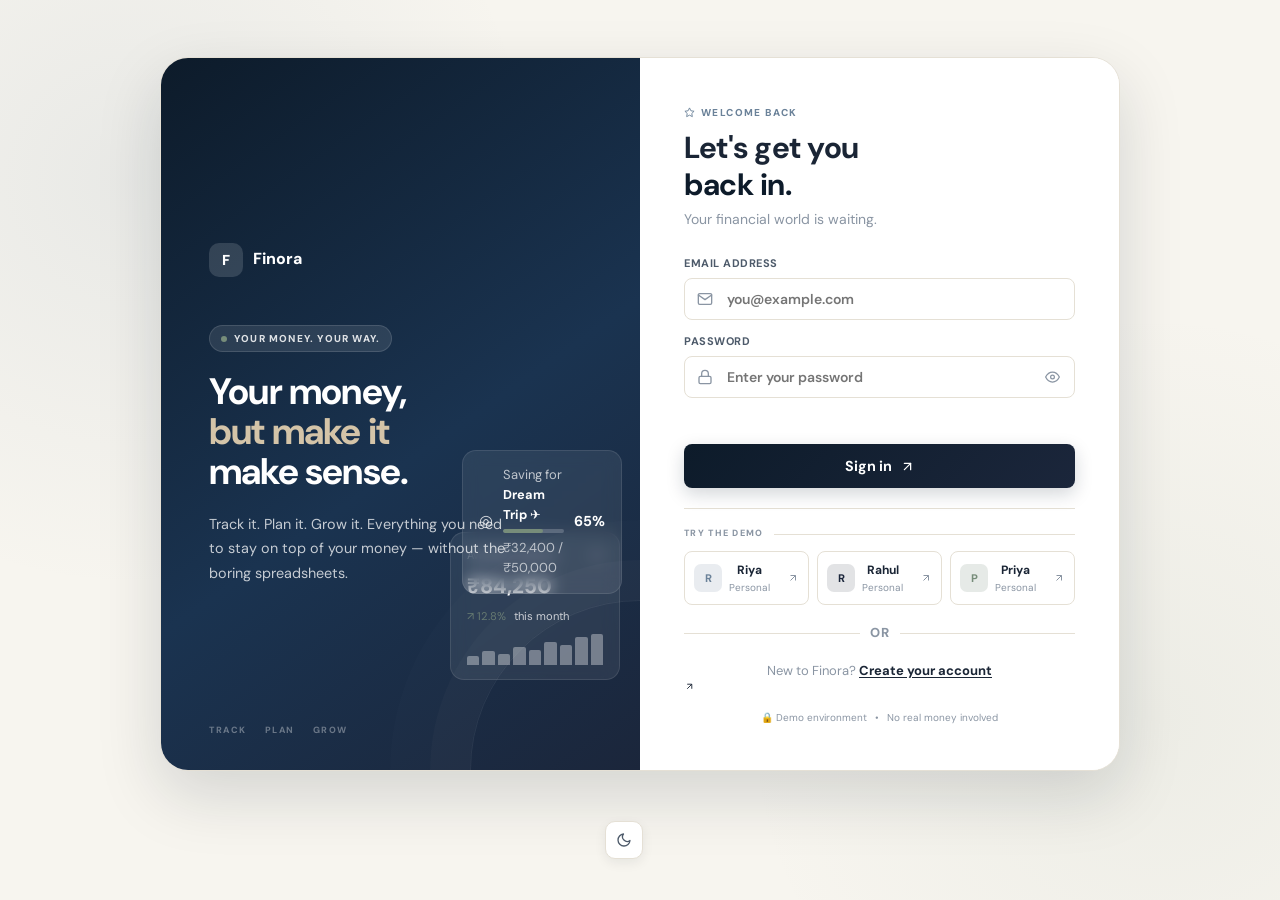
<file: expenses.html>
<!doctype html>
<html lang="en">
<head>
  <meta charset="utf-8">
  <meta name="viewport" content="width=device-width,initial-scale=1">
  <meta name="theme-color" content="#0D1B2A">
  <title>Expenses — Finora</title>
  <link rel="preconnect" href="https://fonts.googleapis.com">
  <link rel="preconnect" href="https://fonts.gstatic.com" crossorigin>
  <link rel="stylesheet" href="css/variables.css">
  <link rel="stylesheet" href="css/base.css">
  <link rel="stylesheet" href="css/typography.css">
  <link rel="stylesheet" href="css/layout.css">
  <link rel="stylesheet" href="css/components.css">
  <link rel="stylesheet" href="css/animations.css">
  <link rel="stylesheet" href="css/responsive.css">
  <link rel="stylesheet" href="css/darkmode.css">
  <script>
    (function(){
      document.documentElement.setAttribute('data-theme', localStorage.getItem('finora_theme') || 'light');
      if (localStorage.getItem('finora_hide_balance') === 'true') {
        document.documentElement.setAttribute('data-hide-balance', 'true');
      }
    })();
  </script>
</head>
<body data-page="expenses">

<div class="app">

  <aside class="sidebar" id="sidebar" aria-label="Main navigation">
    <div class="brand"><span class="logo">F</span><span>Finora</span></div>
    <div class="side-title">MAIN MENU</div>
    <nav aria-label="Main navigation">
      <a data-page-link="dashboard" href="dashboard.html" aria-label="Dashboard" title="Dashboard"><svg viewBox="0 0 24 24" fill="none" stroke="currentColor" stroke-width="2" stroke-linecap="round" stroke-linejoin="round" width="17" height="17" aria-hidden="true"><rect x="3" y="3" width="7" height="7" rx="1"/><rect x="14" y="3" width="7" height="7" rx="1"/><rect x="3" y="14" width="7" height="7" rx="1"/><rect x="14" y="14" width="7" height="7" rx="1"/></svg><span>Dashboard</span></a>
      <a data-page-link="accounts" href="accounts.html" aria-label="Accounts" title="Accounts"><svg viewBox="0 0 24 24" fill="none" stroke="currentColor" stroke-width="2" stroke-linecap="round" stroke-linejoin="round" width="17" height="17" aria-hidden="true"><rect x="2" y="5" width="20" height="14" rx="2"/><path d="M2 10h20"/></svg><span>Accounts</span></a>
      <a data-page-link="transactions" href="transactions.html" aria-label="Transactions" title="Transactions"><svg viewBox="0 0 24 24" fill="none" stroke="currentColor" stroke-width="2" stroke-linecap="round" stroke-linejoin="round" width="17" height="17" aria-hidden="true"><path d="M7 16V4m0 0L3 8m4-4 4 4M17 8v12m0 0 4-4m-4 4-4-4"/></svg><span>Transactions</span></a>
      <a data-page-link="income" href="income.html" aria-label="Income" title="Income"><svg viewBox="0 0 24 24" fill="none" stroke="currentColor" stroke-width="2" stroke-linecap="round" stroke-linejoin="round" width="17" height="17" aria-hidden="true"><path d="M12 19V5M5 12l7-7 7 7"/></svg><span>Income</span></a>
      <a data-page-link="expenses" href="expenses.html" aria-label="Expenses" title="Expenses"><svg viewBox="0 0 24 24" fill="none" stroke="currentColor" stroke-width="2" stroke-linecap="round" stroke-linejoin="round" width="17" height="17" aria-hidden="true"><path d="M12 5v14M5 12l7 7 7-7"/></svg><span>Expenses</span></a>
      <a data-page-link="budgets" href="budgets.html" aria-label="Budgets" title="Budgets"><svg viewBox="0 0 24 24" fill="none" stroke="currentColor" stroke-width="2" stroke-linecap="round" stroke-linejoin="round" width="17" height="17" aria-hidden="true"><line x1="8" y1="6" x2="21" y2="6"/><line x1="8" y1="12" x2="21" y2="12"/><line x1="8" y1="18" x2="21" y2="18"/><line x1="3" y1="6" x2="3.01" y2="6"/><line x1="3" y1="12" x2="3.01" y2="12"/><line x1="3" y1="18" x2="3.01" y2="18"/></svg><span>Budgets</span></a>
      <a data-page-link="savings" href="savings.html" aria-label="Savings Goals" title="Savings Goals"><svg viewBox="0 0 24 24" fill="none" stroke="currentColor" stroke-width="2" stroke-linecap="round" stroke-linejoin="round" width="17" height="17" aria-hidden="true"><path d="M19 14c1.49-1.46 3-3.21 3-5.5A5.5 5.5 0 0 0 16.5 3c-1.76 0-3 .5-4.5 2-1.5-1.5-2.74-2-4.5-2A5.5 5.5 0 0 0 2 8.5c0 2.3 1.5 4.05 3 5.5l7 7Z"/></svg><span>Savings Goals</span></a>
      <a data-page-link="analytics" href="analytics.html" aria-label="Analytics" title="Analytics"><svg viewBox="0 0 24 24" fill="none" stroke="currentColor" stroke-width="2" stroke-linecap="round" stroke-linejoin="round" width="17" height="17" aria-hidden="true"><path d="M3 3v18h18"/><path d="m19 9-5 5-4-4-5 5"/></svg><span>Analytics</span></a>
      <a data-page-link="profile" href="profile.html" aria-label="Profile" title="Profile"><svg viewBox="0 0 24 24" fill="none" stroke="currentColor" stroke-width="2" stroke-linecap="round" stroke-linejoin="round" width="17" height="17" aria-hidden="true"><path d="M20 21v-2a4 4 0 0 0-4-4H8a4 4 0 0 0-4 4v2"/><circle cx="12" cy="7" r="4"/></svg><span>Profile</span></a>
    </nav>
    <button class="logout" id="logout" type="button" aria-label="Log out" title="Log out"><svg viewBox="0 0 24 24" fill="none" stroke="currentColor" stroke-width="2" stroke-linecap="round" stroke-linejoin="round" width="17" height="17" aria-hidden="true"><path d="M9 21H5a2 2 0 0 1-2-2V5a2 2 0 0 1 2-2h4"/><polyline points="16 17 21 12 16 7"/><line x1="21" y1="12" x2="9" y2="12"/></svg><span>Logout</span></button>
  </aside>

  <!-- Mobile overlay -->
  <div class="overlay" id="overlay" aria-hidden="true"></div>

  <main class="main">
  <header class="topbar">
    <button class="menu" id="menu" type="button" aria-label="Open navigation menu" title="Open menu"><svg viewBox="0 0 24 24" fill="none" stroke="currentColor" stroke-width="2" stroke-linecap="round" stroke-linejoin="round" width="17" height="17" aria-hidden="true"><line x1="3" y1="12" x2="21" y2="12"/><line x1="3" y1="6" x2="21" y2="6"/><line x1="3" y1="18" x2="21" y2="18"/></svg></button>
    <div>
      <div class="eyebrow">FINORA FINANCE</div>
      <h1>Expenses</h1>
      <p class="muted">Monitor what you spend.</p>
    </div>
    <div class="top-right" id="topRight">
      <button class="icon-btn" id="eyeBtn" type="button" aria-label="Hide balances" title="Toggle balance visibility"><svg id="eyeIconSvg" viewBox="0 0 24 24" fill="none" stroke="currentColor" stroke-width="2" stroke-linecap="round" stroke-linejoin="round" width="16" height="16" aria-hidden="true"><path d="M1 12s4-8 11-8 11 8 11 8-4 8-11 8-11-8-11-8z"/><circle cx="12" cy="12" r="3"/></svg></button>
      <button class="icon-btn" id="searchBtn" type="button" aria-label="Search transactions and accounts" title="Search"><svg viewBox="0 0 24 24" fill="none" stroke="currentColor" stroke-width="2" stroke-linecap="round" stroke-linejoin="round" width="16" height="16" aria-hidden="true"><circle cx="11" cy="11" r="8"/><line x1="21" y1="21" x2="16.65" y2="16.65"/></svg></button>
      <button class="icon-btn" id="notifBtn" type="button" aria-label="View notifications" title="Notifications" style="position:relative"><svg viewBox="0 0 24 24" fill="none" stroke="currentColor" stroke-width="2" stroke-linecap="round" stroke-linejoin="round" width="16" height="16" aria-hidden="true"><path d="M18 8A6 6 0 0 0 6 8c0 7-3 9-3 9h18s-3-2-3-9"/><path d="M13.73 21a2 2 0 0 1-3.46 0"/></svg><span class="notification-dot"></span></button>
      <a class="avatar" id="avatar" href="profile.html" aria-label="Open user profile" title="Profile">U</a>
    </div>
  </header>
    <section id="content" class="content" aria-live="polite"></section>
  </main>

</div>

<!-- Search popover -->
<div id="searchPopover" class="search-popover hidden" role="dialog" aria-label="Search popover">
  <input id="globalSearch" class="input" placeholder="Search transactions, accounts..." aria-label="Search transactions and accounts" autocomplete="off">
  <div id="searchResults" class="search-results-list"></div>
</div>

<!-- Notification popover -->
<div id="notifPopover" class="notification-popover hidden" role="dialog" aria-label="Notifications popover">
  <div style="font-weight:700;font-size:.85rem;margin-bottom:8px;color:var(--text)">Notifications</div>
  <div id="notifList" class="notification-list"></div>
</div>

<div id="modal" aria-live="assertive"></div>
<div id="toast"  aria-live="polite"></div>

<script src="js/app.js"></script>
</body>
</html>
</file>
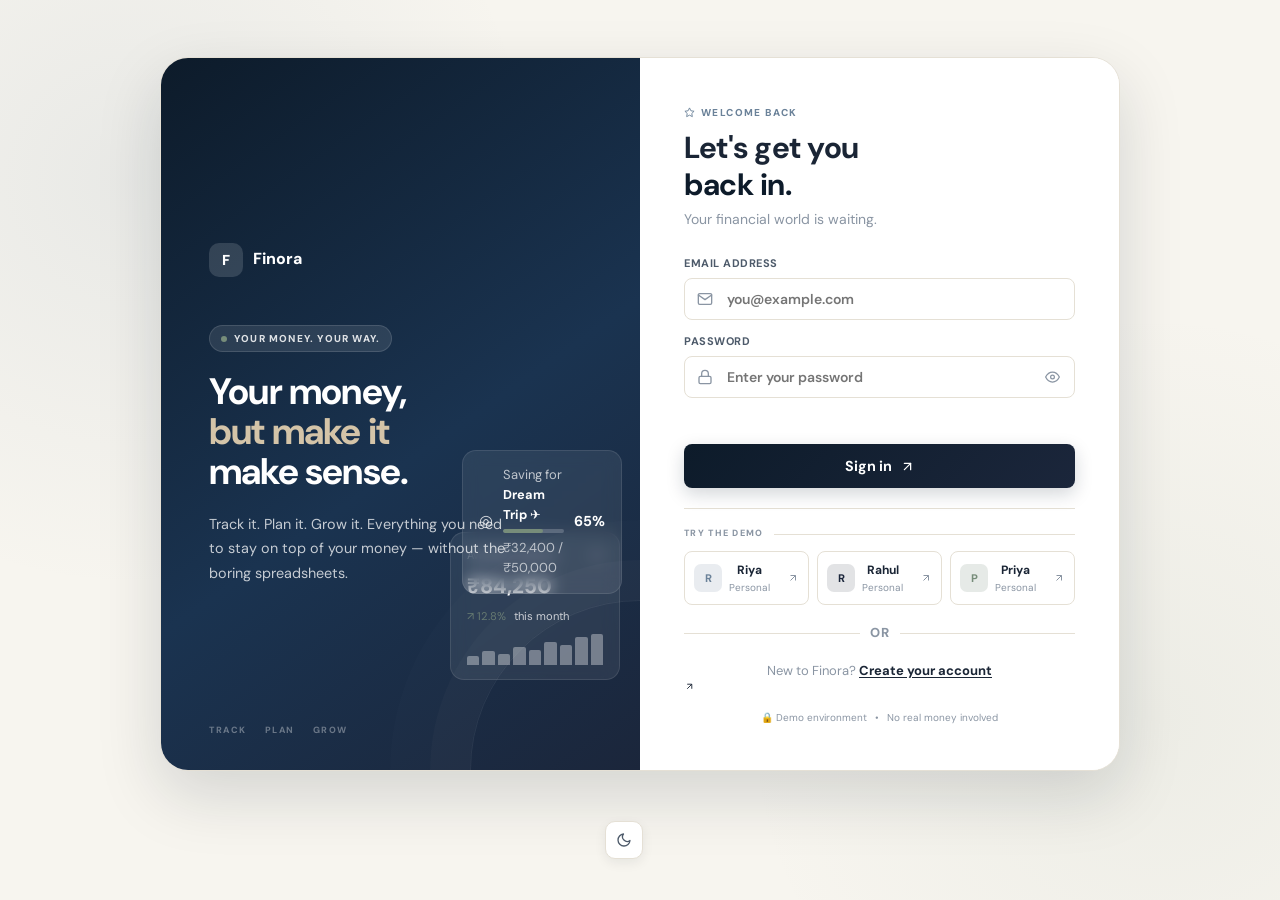
<file: income.html>
<!doctype html>
<html lang="en">
<head>
  <meta charset="utf-8">
  <meta name="viewport" content="width=device-width,initial-scale=1">
  <meta name="theme-color" content="#0D1B2A">
  <title>Income — Finora</title>
  <link rel="preconnect" href="https://fonts.googleapis.com">
  <link rel="preconnect" href="https://fonts.gstatic.com" crossorigin>
  <link rel="stylesheet" href="css/variables.css">
  <link rel="stylesheet" href="css/base.css">
  <link rel="stylesheet" href="css/typography.css">
  <link rel="stylesheet" href="css/layout.css">
  <link rel="stylesheet" href="css/components.css">
  <link rel="stylesheet" href="css/animations.css">
  <link rel="stylesheet" href="css/responsive.css">
  <link rel="stylesheet" href="css/darkmode.css">
  <script>
    (function(){
      document.documentElement.setAttribute('data-theme', localStorage.getItem('finora_theme') || 'light');
      if (localStorage.getItem('finora_hide_balance') === 'true') {
        document.documentElement.setAttribute('data-hide-balance', 'true');
      }
    })();
  </script>
</head>
<body data-page="income">

<div class="app">

  <aside class="sidebar" id="sidebar" aria-label="Main navigation">
    <div class="brand"><span class="logo">F</span><span>Finora</span></div>
    <div class="side-title">MAIN MENU</div>
    <nav aria-label="Main navigation">
      <a data-page-link="dashboard" href="dashboard.html" aria-label="Dashboard" title="Dashboard"><svg viewBox="0 0 24 24" fill="none" stroke="currentColor" stroke-width="2" stroke-linecap="round" stroke-linejoin="round" width="17" height="17" aria-hidden="true"><rect x="3" y="3" width="7" height="7" rx="1"/><rect x="14" y="3" width="7" height="7" rx="1"/><rect x="3" y="14" width="7" height="7" rx="1"/><rect x="14" y="14" width="7" height="7" rx="1"/></svg><span>Dashboard</span></a>
      <a data-page-link="accounts" href="accounts.html" aria-label="Accounts" title="Accounts"><svg viewBox="0 0 24 24" fill="none" stroke="currentColor" stroke-width="2" stroke-linecap="round" stroke-linejoin="round" width="17" height="17" aria-hidden="true"><rect x="2" y="5" width="20" height="14" rx="2"/><path d="M2 10h20"/></svg><span>Accounts</span></a>
      <a data-page-link="transactions" href="transactions.html" aria-label="Transactions" title="Transactions"><svg viewBox="0 0 24 24" fill="none" stroke="currentColor" stroke-width="2" stroke-linecap="round" stroke-linejoin="round" width="17" height="17" aria-hidden="true"><path d="M7 16V4m0 0L3 8m4-4 4 4M17 8v12m0 0 4-4m-4 4-4-4"/></svg><span>Transactions</span></a>
      <a data-page-link="income" href="income.html" aria-label="Income" title="Income"><svg viewBox="0 0 24 24" fill="none" stroke="currentColor" stroke-width="2" stroke-linecap="round" stroke-linejoin="round" width="17" height="17" aria-hidden="true"><path d="M12 19V5M5 12l7-7 7 7"/></svg><span>Income</span></a>
      <a data-page-link="expenses" href="expenses.html" aria-label="Expenses" title="Expenses"><svg viewBox="0 0 24 24" fill="none" stroke="currentColor" stroke-width="2" stroke-linecap="round" stroke-linejoin="round" width="17" height="17" aria-hidden="true"><path d="M12 5v14M5 12l7 7 7-7"/></svg><span>Expenses</span></a>
      <a data-page-link="budgets" href="budgets.html" aria-label="Budgets" title="Budgets"><svg viewBox="0 0 24 24" fill="none" stroke="currentColor" stroke-width="2" stroke-linecap="round" stroke-linejoin="round" width="17" height="17" aria-hidden="true"><line x1="8" y1="6" x2="21" y2="6"/><line x1="8" y1="12" x2="21" y2="12"/><line x1="8" y1="18" x2="21" y2="18"/><line x1="3" y1="6" x2="3.01" y2="6"/><line x1="3" y1="12" x2="3.01" y2="12"/><line x1="3" y1="18" x2="3.01" y2="18"/></svg><span>Budgets</span></a>
      <a data-page-link="savings" href="savings.html" aria-label="Savings Goals" title="Savings Goals"><svg viewBox="0 0 24 24" fill="none" stroke="currentColor" stroke-width="2" stroke-linecap="round" stroke-linejoin="round" width="17" height="17" aria-hidden="true"><path d="M19 14c1.49-1.46 3-3.21 3-5.5A5.5 5.5 0 0 0 16.5 3c-1.76 0-3 .5-4.5 2-1.5-1.5-2.74-2-4.5-2A5.5 5.5 0 0 0 2 8.5c0 2.3 1.5 4.05 3 5.5l7 7Z"/></svg><span>Savings Goals</span></a>
      <a data-page-link="analytics" href="analytics.html" aria-label="Analytics" title="Analytics"><svg viewBox="0 0 24 24" fill="none" stroke="currentColor" stroke-width="2" stroke-linecap="round" stroke-linejoin="round" width="17" height="17" aria-hidden="true"><path d="M3 3v18h18"/><path d="m19 9-5 5-4-4-5 5"/></svg><span>Analytics</span></a>
      <a data-page-link="profile" href="profile.html" aria-label="Profile" title="Profile"><svg viewBox="0 0 24 24" fill="none" stroke="currentColor" stroke-width="2" stroke-linecap="round" stroke-linejoin="round" width="17" height="17" aria-hidden="true"><path d="M20 21v-2a4 4 0 0 0-4-4H8a4 4 0 0 0-4 4v2"/><circle cx="12" cy="7" r="4"/></svg><span>Profile</span></a>
    </nav>
    <button class="logout" id="logout" type="button" aria-label="Log out" title="Log out"><svg viewBox="0 0 24 24" fill="none" stroke="currentColor" stroke-width="2" stroke-linecap="round" stroke-linejoin="round" width="17" height="17" aria-hidden="true"><path d="M9 21H5a2 2 0 0 1-2-2V5a2 2 0 0 1 2-2h4"/><polyline points="16 17 21 12 16 7"/><line x1="21" y1="12" x2="9" y2="12"/></svg><span>Logout</span></button>
  </aside>

  <!-- Mobile overlay -->
  <div class="overlay" id="overlay" aria-hidden="true"></div>

  <main class="main">
  <header class="topbar">
    <button class="menu" id="menu" type="button" aria-label="Open navigation menu" title="Open menu"><svg viewBox="0 0 24 24" fill="none" stroke="currentColor" stroke-width="2" stroke-linecap="round" stroke-linejoin="round" width="17" height="17" aria-hidden="true"><line x1="3" y1="12" x2="21" y2="12"/><line x1="3" y1="6" x2="21" y2="6"/><line x1="3" y1="18" x2="21" y2="18"/></svg></button>
    <div>
      <div class="eyebrow">FINORA FINANCE</div>
      <h1>Income</h1>
      <p class="muted">Track money coming in.</p>
    </div>
    <div class="top-right" id="topRight">
      <button class="icon-btn" id="eyeBtn" type="button" aria-label="Hide balances" title="Toggle balance visibility"><svg id="eyeIconSvg" viewBox="0 0 24 24" fill="none" stroke="currentColor" stroke-width="2" stroke-linecap="round" stroke-linejoin="round" width="16" height="16" aria-hidden="true"><path d="M1 12s4-8 11-8 11 8 11 8-4 8-11 8-11-8-11-8z"/><circle cx="12" cy="12" r="3"/></svg></button>
      <button class="icon-btn" id="searchBtn" type="button" aria-label="Search transactions and accounts" title="Search"><svg viewBox="0 0 24 24" fill="none" stroke="currentColor" stroke-width="2" stroke-linecap="round" stroke-linejoin="round" width="16" height="16" aria-hidden="true"><circle cx="11" cy="11" r="8"/><line x1="21" y1="21" x2="16.65" y2="16.65"/></svg></button>
      <button class="icon-btn" id="notifBtn" type="button" aria-label="View notifications" title="Notifications" style="position:relative"><svg viewBox="0 0 24 24" fill="none" stroke="currentColor" stroke-width="2" stroke-linecap="round" stroke-linejoin="round" width="16" height="16" aria-hidden="true"><path d="M18 8A6 6 0 0 0 6 8c0 7-3 9-3 9h18s-3-2-3-9"/><path d="M13.73 21a2 2 0 0 1-3.46 0"/></svg><span class="notification-dot"></span></button>
      <a class="avatar" id="avatar" href="profile.html" aria-label="Open user profile" title="Profile">U</a>
    </div>
  </header>
    <section id="content" class="content" aria-live="polite"></section>
  </main>

</div>

<!-- Search popover -->
<div id="searchPopover" class="search-popover hidden" role="dialog" aria-label="Search popover">
  <input id="globalSearch" class="input" placeholder="Search transactions, accounts..." aria-label="Search transactions and accounts" autocomplete="off">
  <div id="searchResults" class="search-results-list"></div>
</div>

<!-- Notification popover -->
<div id="notifPopover" class="notification-popover hidden" role="dialog" aria-label="Notifications popover">
  <div style="font-weight:700;font-size:.85rem;margin-bottom:8px;color:var(--text)">Notifications</div>
  <div id="notifList" class="notification-list"></div>
</div>

<div id="modal" aria-live="assertive"></div>
<div id="toast"  aria-live="polite"></div>

<script src="js/app.js"></script>
</body>
</html>
</file>
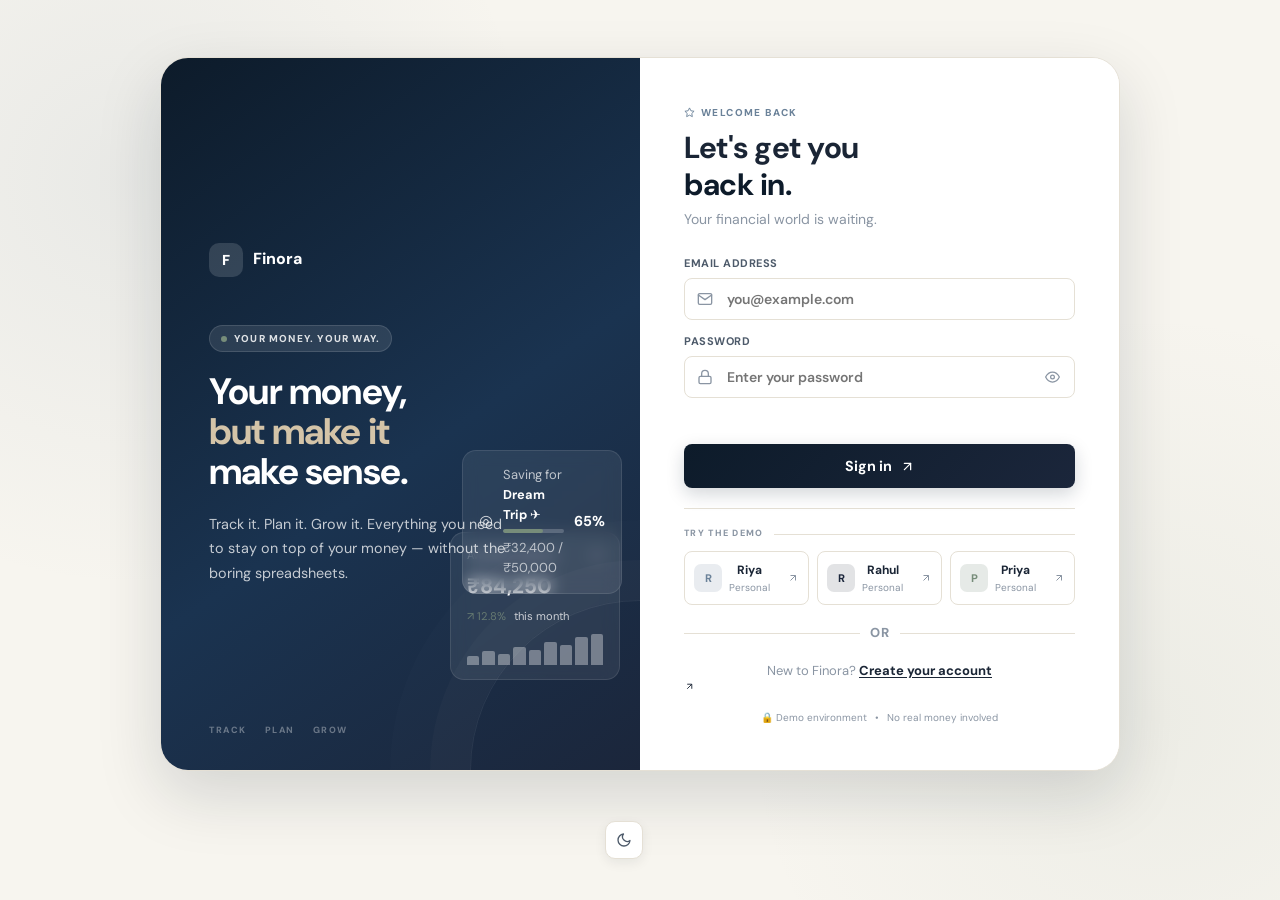
<file: login.html>
<!doctype html>
<html lang="en">
<head>
  <meta charset="utf-8">
  <meta name="viewport" content="width=device-width,initial-scale=1">
  <meta name="theme-color" content="#0D1B2A">
  <title>Login — Finora</title>
  <link rel="preconnect" href="https://fonts.googleapis.com">
  <link rel="preconnect" href="https://fonts.gstatic.com" crossorigin>
  <link rel="stylesheet" href="css/variables.css">
  <link rel="stylesheet" href="css/base.css">
  <link rel="stylesheet" href="css/typography.css">
  <link rel="stylesheet" href="css/layout.css">
  <link rel="stylesheet" href="css/components.css">
  <link rel="stylesheet" href="css/animations.css">
  <link rel="stylesheet" href="css/responsive.css">
  <link rel="stylesheet" href="css/auth.css">
  <link rel="stylesheet" href="css/darkmode.css">
  <script>
    (function(){document.documentElement.setAttribute('data-theme',localStorage.getItem('finora_theme')||'light');})();
  </script>
</head>

<body class="auth-page">

<div class="auth-wrap">

  <!-- ===================== LEFT VISUAL ===================== -->
  <section class="auth-showcase">
    <div class="showcase-content">

      <div class="auth-brand">
        <span class="auth-logo">F</span>
        <span>Finora</span>
      </div>

      <div class="showcase-copy">
        <div class="mini-pill">
          <span class="pulse-dot"></span>
          YOUR MONEY. YOUR WAY.
        </div>
        <h1>Your money,<br><span>but make it</span><br>make sense.</h1>
        <p>Track it. Plan it. Grow it. Everything you need to stay on top of your money — without the boring spreadsheets.</p>
      </div>

      <!-- Floating balance card -->
      <div class="float-card balance-float">
        <div class="float-top" style="display:flex;justify-content:space-between;align-items:center;font-size:.7rem;opacity:.8;margin-bottom:6px">
          <span>Available balance</span><span>•••</span>
        </div>
        <strong style="font-size:1.3rem;font-weight:800;display:block;margin-bottom:5px">₹84,250</strong>
        <div style="display:flex;align-items:center;gap:8px;font-size:.7rem;opacity:.75">
          <span style="color:var(--sage)">↗ 12.8%</span><span>this month</span>
        </div>
        <div class="mini-chart" style="height:32px;margin-top:8px">
          <span style="height:28%"></span><span style="height:42%"></span><span style="height:35%"></span>
          <span style="height:55%"></span><span style="height:48%"></span><span style="height:72%"></span>
          <span style="height:63%"></span><span style="height:88%"></span><span style="height:96%"></span>
        </div>
      </div>

      <!-- Floating savings card -->
      <div class="float-card savings-float">
        <div style="font-size:1rem;opacity:.8">◎</div>
        <div class="saving-info">
          <small style="opacity:.7">Saving for</small>
          <strong style="display:block;font-size:.8rem">Dream Trip ✈</strong>
          <div class="saving-progress"><span></span></div>
          <small style="opacity:.65">₹32,400 / ₹50,000</small>
        </div>
        <strong style="font-size:.9rem;margin-left:auto">65%</strong>
      </div>

      <div class="showcase-bottom">
        <span>TRACK</span><span>PLAN</span><span>GROW</span>
      </div>

    </div>
  </section>


  <!-- ===================== RIGHT FORM ===================== -->
  <section class="auth-form-area">
    <div class="auth-form-inner">

      <div class="mobile-brand">
        <span class="auth-logo">F</span>
        <strong>Finora</strong>
      </div>

      <div class="login-heading">
        <div class="welcome-tag">
          <svg viewBox="0 0 24 24" fill="none" stroke="currentColor" stroke-width="2" width="11" height="11" aria-hidden="true"><polygon points="12 2 15.09 8.26 22 9.27 17 14.14 18.18 21.02 12 17.77 5.82 21.02 7 14.14 2 9.27 8.91 8.26 12 2"/></svg>
          Welcome back
        </div>
        <h2>Let's get you<br><span>back in.</span></h2>
        <p>Your financial world is waiting.</p>
      </div>


      <form id="login" class="modern-login-form">

        <label class="input-group">
          <span class="input-label">Email address</span>
          <div class="input-wrap">
            <span class="input-icon">
              <svg viewBox="0 0 24 24" fill="none" stroke="currentColor" stroke-width="2" stroke-linecap="round" stroke-linejoin="round" width="16" height="16" aria-hidden="true"><path d="M4 4h16c1.1 0 2 .9 2 2v12c0 1.1-.9 2-2 2H4c-1.1 0-2-.9-2-2V6c0-1.1.9-2 2-2z"/><polyline points="22,6 12,13 2,6"/></svg>
            </span>
            <input id="email" type="email" required autocomplete="email" placeholder="you@example.com">
          </div>
        </label>

        <label class="input-group">
          <span class="input-label">Password</span>
          <div class="input-wrap">
            <span class="input-icon">
              <svg viewBox="0 0 24 24" fill="none" stroke="currentColor" stroke-width="2" stroke-linecap="round" stroke-linejoin="round" width="16" height="16" aria-hidden="true"><rect x="3" y="11" width="18" height="11" rx="2" ry="2"/><path d="M7 11V7a5 5 0 0 1 10 0v4"/></svg>
            </span>
            <input id="password" type="password" required autocomplete="current-password" placeholder="Enter your password">
            <button class="password-toggle" type="button" id="togglePassword" aria-label="Show password" title="Toggle password visibility">
              <svg id="eyeIcon" viewBox="0 0 24 24" fill="none" stroke="currentColor" stroke-width="2" stroke-linecap="round" stroke-linejoin="round" width="15" height="15" aria-hidden="true"><path d="M1 12s4-8 11-8 11 8 11 8-4 8-11 8-11-8-11-8z"/><circle cx="12" cy="12" r="3"/></svg>
            </button>
          </div>
        </label>

        <div id="error" class="login-error"></div>

        <button class="login-button" type="submit">
          <span>Sign in</span>
          <svg viewBox="0 0 24 24" fill="none" stroke="currentColor" stroke-width="2" stroke-linecap="round" stroke-linejoin="round" width="15" height="15" aria-hidden="true"><line x1="7" y1="17" x2="17" y2="7"/><polyline points="7 7 17 7 17 17"/></svg>
        </button>

      </form>


      <!-- Demo accounts -->
      <div class="demo-section">
        <div class="demo-heading"><span>TRY THE DEMO</span><span class="demo-line"></span></div>
        <div class="demo-users">

          <button class="demo-user" type="button" data-email="riya@example.com" data-password="riya123">
            <span class="demo-avatar avatar-purple">R</span>
            <span class="demo-details"><strong>Riya</strong><small>Personal</small></span>
            <svg viewBox="0 0 24 24" fill="none" stroke="currentColor" stroke-width="2" width="12" height="12" class="demo-arrow" aria-hidden="true"><line x1="7" y1="17" x2="17" y2="7"/><polyline points="7 7 17 7 17 17"/></svg>
          </button>

          <button class="demo-user" type="button" data-email="rahul@example.com" data-password="rahul123">
            <span class="demo-avatar avatar-blue">R</span>
            <span class="demo-details"><strong>Rahul</strong><small>Personal</small></span>
            <svg viewBox="0 0 24 24" fill="none" stroke="currentColor" stroke-width="2" width="12" height="12" class="demo-arrow" aria-hidden="true"><line x1="7" y1="17" x2="17" y2="7"/><polyline points="7 7 17 7 17 17"/></svg>
          </button>

          <button class="demo-user" type="button" data-email="priya@example.com" data-password="priya123">
            <span class="demo-avatar avatar-sage">P</span>
            <span class="demo-details"><strong>Priya</strong><small>Personal</small></span>
            <svg viewBox="0 0 24 24" fill="none" stroke="currentColor" stroke-width="2" width="12" height="12" class="demo-arrow" aria-hidden="true"><line x1="7" y1="17" x2="17" y2="7"/><polyline points="7 7 17 7 17 17"/></svg>
          </button>

        </div>
      </div>

      <div class="auth-divider"><span></span><small>OR</small><span></span></div>

      <p class="create-account">
        New to Finora? <a href="register.html">Create your account <svg viewBox="0 0 24 24" fill="none" stroke="currentColor" stroke-width="2" width="11" height="11" aria-hidden="true"><line x1="7" y1="17" x2="17" y2="7"/><polyline points="7 7 17 7 17 17"/></svg></a>
      </p>

      <div class="login-footer">
        <span>🔒 Demo environment</span>
        <span>•</span>
        <span>No real money involved</span>
      </div>

    </div>
  </section>

</div>


<script src="js/app.js"></script>

<script>
  /* Password visibility */
  const togglePassword = document.getElementById('togglePassword');
  const passwordInput  = document.getElementById('password');
  const eyeIcon        = document.getElementById('eyeIcon');

  const EYE     = '<path d="M1 12s4-8 11-8 11 8 11 8-4 8-11 8-11-8-11-8z"/><circle cx="12" cy="12" r="3"/>';
  const EYE_OFF = '<path d="M17.94 17.94A10.07 10.07 0 0 1 12 20c-7 0-11-8-11-8a18.45 18.45 0 0 1 5.06-5.94M9.9 4.24A9.12 9.12 0 0 1 12 4c7 0 11 8 11 8a18.5 18.5 0 0 1-2.16 3.19m-6.72-1.07a3 3 0 1 1-4.24-4.24"/><line x1="1" y1="1" x2="23" y2="23"/>';

  if (togglePassword && passwordInput) {
    togglePassword.addEventListener('click', () => {
      const isHidden = passwordInput.type === 'password';
      passwordInput.type = isHidden ? 'text' : 'password';
      eyeIcon.innerHTML  = isHidden ? EYE_OFF : EYE;
      togglePassword.setAttribute('aria-label', isHidden ? 'Hide password' : 'Show password');
    });
  }

  /* Demo login buttons */
  document.querySelectorAll('.demo-user').forEach(btn => {
    btn.addEventListener('click', () => {
      document.getElementById('email').value    = btn.dataset.email;
      document.getElementById('password').value = btn.dataset.password;
      document.getElementById('email').focus();
    });
  });
</script>

</body>
</html>
</file>
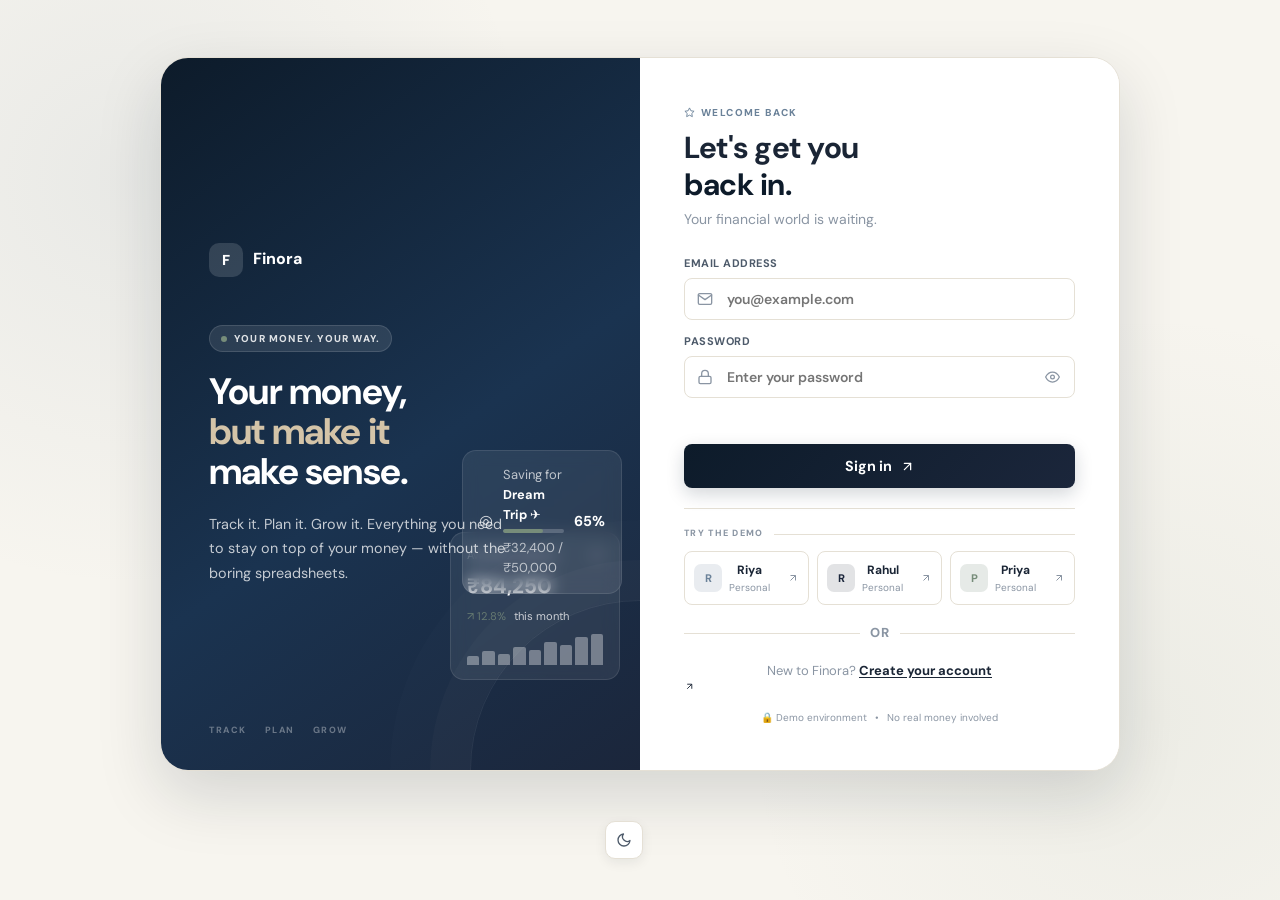
<file: profile.html>
<!doctype html>
<html lang="en">
<head>
  <meta charset="utf-8">
  <meta name="viewport" content="width=device-width,initial-scale=1">
  <meta name="theme-color" content="#0D1B2A">
  <title>Profile — Finora</title>
  <link rel="preconnect" href="https://fonts.googleapis.com">
  <link rel="preconnect" href="https://fonts.gstatic.com" crossorigin>
  <link rel="stylesheet" href="css/variables.css">
  <link rel="stylesheet" href="css/base.css">
  <link rel="stylesheet" href="css/typography.css">
  <link rel="stylesheet" href="css/layout.css">
  <link rel="stylesheet" href="css/components.css">
  <link rel="stylesheet" href="css/animations.css">
  <link rel="stylesheet" href="css/profile.css">
  <link rel="stylesheet" href="css/responsive.css">
  <link rel="stylesheet" href="css/darkmode.css">
  <script>
    (function(){
      document.documentElement.setAttribute('data-theme', localStorage.getItem('finora_theme') || 'light');
      if (localStorage.getItem('finora_hide_balance') === 'true') {
        document.documentElement.setAttribute('data-hide-balance', 'true');
      }
    })();
  </script>
</head>
<body data-page="profile">

<div class="app">

  <aside class="sidebar" id="sidebar" aria-label="Main navigation">
    <div class="brand"><span class="logo">F</span><span>Finora</span></div>
    <div class="side-title">MAIN MENU</div>
    <nav aria-label="Main navigation">
      <a data-page-link="dashboard" href="dashboard.html" aria-label="Dashboard" title="Dashboard"><svg viewBox="0 0 24 24" fill="none" stroke="currentColor" stroke-width="2" stroke-linecap="round" stroke-linejoin="round" width="17" height="17" aria-hidden="true"><rect x="3" y="3" width="7" height="7" rx="1"/><rect x="14" y="3" width="7" height="7" rx="1"/><rect x="3" y="14" width="7" height="7" rx="1"/><rect x="14" y="14" width="7" height="7" rx="1"/></svg><span>Dashboard</span></a>
      <a data-page-link="accounts" href="accounts.html" aria-label="Accounts" title="Accounts"><svg viewBox="0 0 24 24" fill="none" stroke="currentColor" stroke-width="2" stroke-linecap="round" stroke-linejoin="round" width="17" height="17" aria-hidden="true"><rect x="2" y="5" width="20" height="14" rx="2"/><path d="M2 10h20"/></svg><span>Accounts</span></a>
      <a data-page-link="transactions" href="transactions.html" aria-label="Transactions" title="Transactions"><svg viewBox="0 0 24 24" fill="none" stroke="currentColor" stroke-width="2" stroke-linecap="round" stroke-linejoin="round" width="17" height="17" aria-hidden="true"><path d="M7 16V4m0 0L3 8m4-4 4 4M17 8v12m0 0 4-4m-4 4-4-4"/></svg><span>Transactions</span></a>
      <a data-page-link="income" href="income.html" aria-label="Income" title="Income"><svg viewBox="0 0 24 24" fill="none" stroke="currentColor" stroke-width="2" stroke-linecap="round" stroke-linejoin="round" width="17" height="17" aria-hidden="true"><path d="M12 19V5M5 12l7-7 7 7"/></svg><span>Income</span></a>
      <a data-page-link="expenses" href="expenses.html" aria-label="Expenses" title="Expenses"><svg viewBox="0 0 24 24" fill="none" stroke="currentColor" stroke-width="2" stroke-linecap="round" stroke-linejoin="round" width="17" height="17" aria-hidden="true"><path d="M12 5v14M5 12l7 7 7-7"/></svg><span>Expenses</span></a>
      <a data-page-link="budgets" href="budgets.html" aria-label="Budgets" title="Budgets"><svg viewBox="0 0 24 24" fill="none" stroke="currentColor" stroke-width="2" stroke-linecap="round" stroke-linejoin="round" width="17" height="17" aria-hidden="true"><line x1="8" y1="6" x2="21" y2="6"/><line x1="8" y1="12" x2="21" y2="12"/><line x1="8" y1="18" x2="21" y2="18"/><line x1="3" y1="6" x2="3.01" y2="6"/><line x1="3" y1="12" x2="3.01" y2="12"/><line x1="3" y1="18" x2="3.01" y2="18"/></svg><span>Budgets</span></a>
      <a data-page-link="savings" href="savings.html" aria-label="Savings Goals" title="Savings Goals"><svg viewBox="0 0 24 24" fill="none" stroke="currentColor" stroke-width="2" stroke-linecap="round" stroke-linejoin="round" width="17" height="17" aria-hidden="true"><path d="M19 14c1.49-1.46 3-3.21 3-5.5A5.5 5.5 0 0 0 16.5 3c-1.76 0-3 .5-4.5 2-1.5-1.5-2.74-2-4.5-2A5.5 5.5 0 0 0 2 8.5c0 2.3 1.5 4.05 3 5.5l7 7Z"/></svg><span>Savings Goals</span></a>
      <a data-page-link="analytics" href="analytics.html" aria-label="Analytics" title="Analytics"><svg viewBox="0 0 24 24" fill="none" stroke="currentColor" stroke-width="2" stroke-linecap="round" stroke-linejoin="round" width="17" height="17" aria-hidden="true"><path d="M3 3v18h18"/><path d="m19 9-5 5-4-4-5 5"/></svg><span>Analytics</span></a>
      <a data-page-link="profile" href="profile.html" aria-label="Profile" title="Profile"><svg viewBox="0 0 24 24" fill="none" stroke="currentColor" stroke-width="2" stroke-linecap="round" stroke-linejoin="round" width="17" height="17" aria-hidden="true"><path d="M20 21v-2a4 4 0 0 0-4-4H8a4 4 0 0 0-4 4v2"/><circle cx="12" cy="7" r="4"/></svg><span>Profile</span></a>
    </nav>
    <button class="logout" id="logout" type="button" aria-label="Log out" title="Log out"><svg viewBox="0 0 24 24" fill="none" stroke="currentColor" stroke-width="2" stroke-linecap="round" stroke-linejoin="round" width="17" height="17" aria-hidden="true"><path d="M9 21H5a2 2 0 0 1-2-2V5a2 2 0 0 1 2-2h4"/><polyline points="16 17 21 12 16 7"/><line x1="21" y1="12" x2="9" y2="12"/></svg><span>Logout</span></button>
  </aside>

  <!-- Mobile overlay -->
  <div class="overlay" id="overlay" aria-hidden="true"></div>

  <main class="main">
  <header class="topbar">
    <button class="menu" id="menu" type="button" aria-label="Open navigation menu" title="Open menu"><svg viewBox="0 0 24 24" fill="none" stroke="currentColor" stroke-width="2" stroke-linecap="round" stroke-linejoin="round" width="17" height="17" aria-hidden="true"><line x1="3" y1="12" x2="21" y2="12"/><line x1="3" y1="6" x2="21" y2="6"/><line x1="3" y1="18" x2="21" y2="18"/></svg></button>
    <div>
      <div class="eyebrow">FINORA FINANCE</div>
      <h1>Profile</h1>
      <p class="muted">Manage your account settings.</p>
    </div>
    <div class="top-right" id="topRight">
      <button class="icon-btn" id="eyeBtn" type="button" aria-label="Hide balances" title="Toggle balance visibility"><svg id="eyeIconSvg" viewBox="0 0 24 24" fill="none" stroke="currentColor" stroke-width="2" stroke-linecap="round" stroke-linejoin="round" width="16" height="16" aria-hidden="true"><path d="M1 12s4-8 11-8 11 8 11 8-4 8-11 8-11-8-11-8z"/><circle cx="12" cy="12" r="3"/></svg></button>
      <button class="icon-btn" id="searchBtn" type="button" aria-label="Search transactions and accounts" title="Search"><svg viewBox="0 0 24 24" fill="none" stroke="currentColor" stroke-width="2" stroke-linecap="round" stroke-linejoin="round" width="16" height="16" aria-hidden="true"><circle cx="11" cy="11" r="8"/><line x1="21" y1="21" x2="16.65" y2="16.65"/></svg></button>
      <button class="icon-btn" id="notifBtn" type="button" aria-label="View notifications" title="Notifications" style="position:relative"><svg viewBox="0 0 24 24" fill="none" stroke="currentColor" stroke-width="2" stroke-linecap="round" stroke-linejoin="round" width="16" height="16" aria-hidden="true"><path d="M18 8A6 6 0 0 0 6 8c0 7-3 9-3 9h18s-3-2-3-9"/><path d="M13.73 21a2 2 0 0 1-3.46 0"/></svg><span class="notification-dot"></span></button>
      <a class="avatar" id="avatar" href="profile.html" aria-label="Open user profile" title="Profile">U</a>
    </div>
  </header>
    <section id="content" class="content" aria-live="polite"></section>
  </main>

</div>

<!-- Search popover -->
<div id="searchPopover" class="search-popover hidden" role="dialog" aria-label="Search popover">
  <input id="globalSearch" class="input" placeholder="Search transactions, accounts..." aria-label="Search transactions and accounts" autocomplete="off">
  <div id="searchResults" class="search-results-list"></div>
</div>

<!-- Notification popover -->
<div id="notifPopover" class="notification-popover hidden" role="dialog" aria-label="Notifications popover">
  <div style="font-weight:700;font-size:.85rem;margin-bottom:8px;color:var(--text)">Notifications</div>
  <div id="notifList" class="notification-list"></div>
</div>

<div id="modal" aria-live="assertive"></div>
<div id="toast"  aria-live="polite"></div>

<script src="js/app.js"></script>
</body>
</html>
</file>
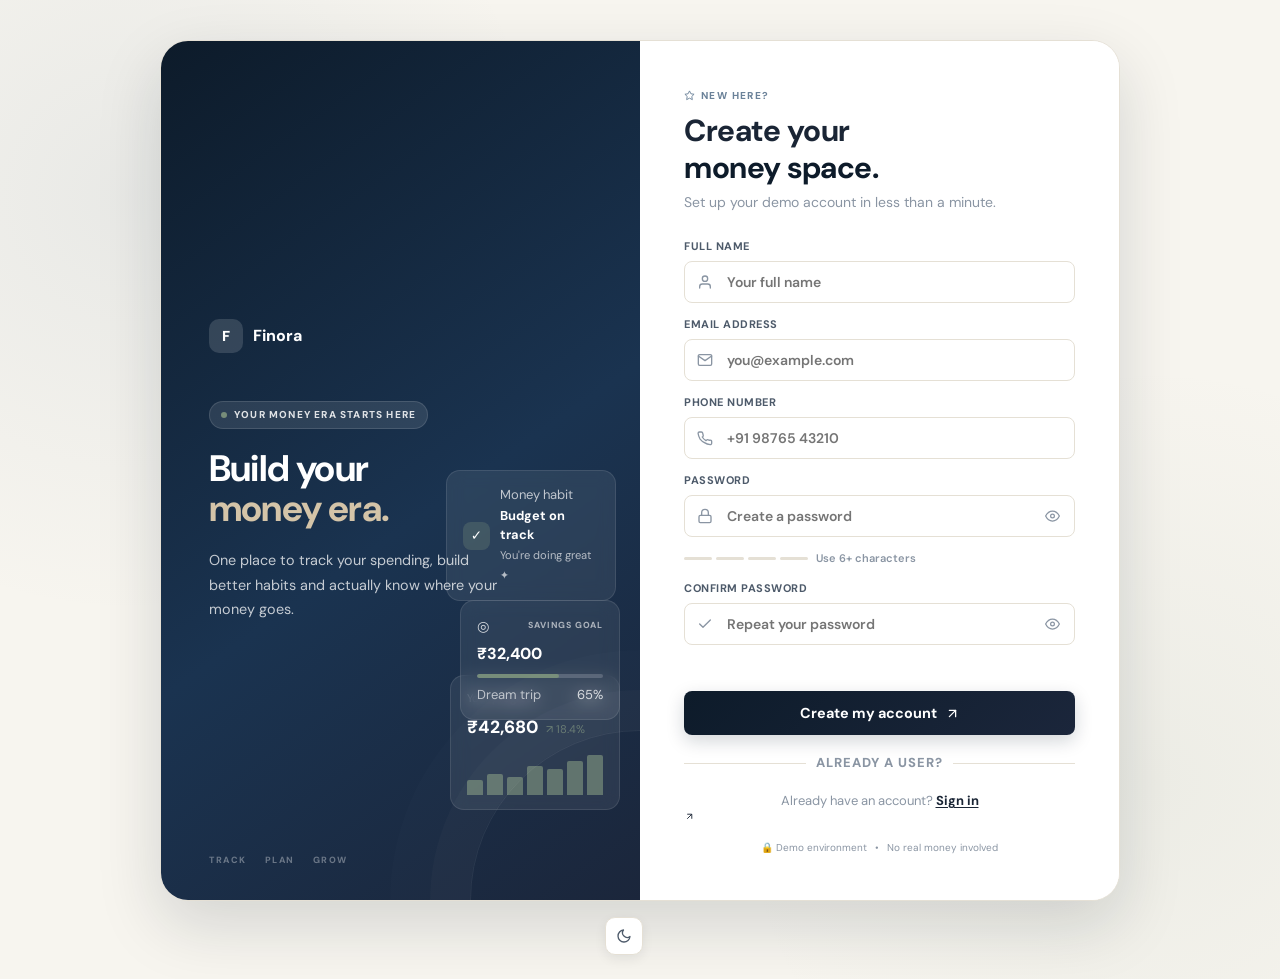
<file: register.html>
<!doctype html>
<html lang="en">
<head>
  <meta charset="utf-8">
  <meta name="viewport" content="width=device-width,initial-scale=1">
  <meta name="theme-color" content="#0D1B2A">
  <title>Create Account — Finora</title>
  <link rel="preconnect" href="https://fonts.googleapis.com">
  <link rel="preconnect" href="https://fonts.gstatic.com" crossorigin>
  <link rel="stylesheet" href="css/variables.css">
  <link rel="stylesheet" href="css/base.css">
  <link rel="stylesheet" href="css/typography.css">
  <link rel="stylesheet" href="css/layout.css">
  <link rel="stylesheet" href="css/components.css">
  <link rel="stylesheet" href="css/animations.css">
  <link rel="stylesheet" href="css/responsive.css">
  <link rel="stylesheet" href="css/auth.css">
  <link rel="stylesheet" href="css/darkmode.css">
  <script>
    (function(){document.documentElement.setAttribute('data-theme',localStorage.getItem('finora_theme')||'light');})();
  </script>
</head>

<body class="auth-page register-page">

<div class="auth-wrap">

  <!-- ===================== LEFT VISUAL ===================== -->
  <section class="auth-showcase register-showcase">
    <div class="showcase-content">

      <div class="auth-brand">
        <span class="auth-logo">F</span>
        <span>Finora</span>
      </div>

      <div class="showcase-copy register-copy">
        <div class="mini-pill">
          <span class="pulse-dot"></span>
          YOUR MONEY ERA STARTS HERE
        </div>
        <h1>Build your<br><span>money era.</span></h1>
        <p>One place to track your spending, build better habits and actually know where your money goes.</p>
      </div>

      <!-- Growth card -->
      <div class="float-card growth-card">
        <div class="growth-header" style="display:flex;justify-content:space-between;font-size:.7rem;opacity:.8;margin-bottom:6px">
          <span>Your progress</span><span>2026</span>
        </div>
        <div style="display:flex;align-items:baseline;gap:8px;margin-bottom:4px">
          <strong style="font-size:1.1rem;font-weight:800">₹42,680</strong>
          <span style="font-size:.7rem;opacity:.75;color:var(--sage)">↗ 18.4%</span>
        </div>
        <div class="growth-bars">
          <span style="height:35%"></span><span style="height:48%"></span><span style="height:42%"></span>
          <span style="height:65%"></span><span style="height:58%"></span><span style="height:78%"></span><span style="height:92%"></span>
        </div>
      </div>

      <!-- Habit card -->
      <div class="float-card habit-card">
        <div style="width:28px;height:28px;border-radius:8px;background:rgba(119,141,122,.3);display:grid;place-items:center;font-size:.85rem">✓</div>
        <div>
          <small style="opacity:.7;display:block">Money habit</small>
          <strong style="font-size:.8rem;display:block">Budget on track</strong>
          <span style="font-size:.7rem;opacity:.65">You're doing great ✦</span>
        </div>
      </div>

      <!-- Goal card -->
      <div class="float-card goal-card">
        <div style="display:flex;justify-content:space-between;align-items:center;margin-bottom:5px">
          <span style="font-size:.9rem;opacity:.8">◎</span>
          <small style="font-size:.55rem;font-weight:800;letter-spacing:.8px;opacity:.6">SAVINGS GOAL</small>
        </div>
        <strong style="font-size:1rem;font-weight:800;display:block;margin-bottom:5px">₹32,400</strong>
        <div class="goal-line"><span></span></div>
        <div style="display:flex;justify-content:space-between;margin-top:5px">
          <small style="opacity:.65">Dream trip</small>
          <small style="opacity:.8">65%</small>
        </div>
      </div>

      <div class="showcase-bottom">
        <span>TRACK</span><span>PLAN</span><span>GROW</span>
      </div>

    </div>
  </section>


  <!-- ===================== RIGHT FORM ===================== -->
  <section class="auth-form-area">
    <div class="auth-form-inner">

      <div class="mobile-brand">
        <span class="auth-logo">F</span>
        <strong>Finora</strong>
      </div>

      <div class="login-heading register-heading">
        <div class="welcome-tag">
          <svg viewBox="0 0 24 24" fill="none" stroke="currentColor" stroke-width="2" width="11" height="11" aria-hidden="true"><polygon points="12 2 15.09 8.26 22 9.27 17 14.14 18.18 21.02 12 17.77 5.82 21.02 7 14.14 2 9.27 8.91 8.26 12 2"/></svg>
          New here?
        </div>
        <h2>Create your<br><span>money space.</span></h2>
        <p>Set up your demo account in less than a minute.</p>
      </div>


      <form id="register" class="modern-login-form">

        <!-- Full name -->
        <label class="input-group">
          <span class="input-label">Full name</span>
          <div class="input-wrap">
            <span class="input-icon">
              <svg viewBox="0 0 24 24" fill="none" stroke="currentColor" stroke-width="2" stroke-linecap="round" stroke-linejoin="round" width="16" height="16" aria-hidden="true"><path d="M20 21v-2a4 4 0 0 0-4-4H8a4 4 0 0 0-4 4v2"/><circle cx="12" cy="7" r="4"/></svg>
            </span>
            <input id="name" type="text" required autocomplete="name" placeholder="Your full name">
          </div>
        </label>

        <!-- Email -->
        <label class="input-group">
          <span class="input-label">Email address</span>
          <div class="input-wrap">
            <span class="input-icon">
              <svg viewBox="0 0 24 24" fill="none" stroke="currentColor" stroke-width="2" stroke-linecap="round" stroke-linejoin="round" width="16" height="16" aria-hidden="true"><path d="M4 4h16c1.1 0 2 .9 2 2v12c0 1.1-.9 2-2 2H4c-1.1 0-2-.9-2-2V6c0-1.1.9-2 2-2z"/><polyline points="22,6 12,13 2,6"/></svg>
            </span>
            <input id="email" type="email" required autocomplete="email" placeholder="you@example.com">
          </div>
        </label>

        <!-- Phone -->
        <label class="input-group">
          <span class="input-label">Phone number</span>
          <div class="input-wrap">
            <span class="input-icon">
              <svg viewBox="0 0 24 24" fill="none" stroke="currentColor" stroke-width="2" stroke-linecap="round" stroke-linejoin="round" width="16" height="16" aria-hidden="true"><path d="M22 16.92v3a2 2 0 0 1-2.18 2 19.79 19.79 0 0 1-8.63-3.07A19.5 19.5 0 0 1 4.69 13.6a19.79 19.79 0 0 1-3.07-8.67A2 2 0 0 1 3.56 3h3a2 2 0 0 1 2 1.72c.127.96.361 1.903.7 2.81a2 2 0 0 1-.45 2.11L7.91 10.5a16 16 0 0 0 5.5 5.5l1.06-.9a2 2 0 0 1 2.11-.45c.907.339 1.85.573 2.81.7A2 2 0 0 1 22 16.92z"/></svg>
            </span>
            <input id="phone" type="tel" required autocomplete="tel" placeholder="+91 98765 43210">
          </div>
        </label>

        <!-- Password -->
        <label class="input-group">
          <span class="input-label">Password</span>
          <div class="input-wrap">
            <span class="input-icon">
              <svg viewBox="0 0 24 24" fill="none" stroke="currentColor" stroke-width="2" stroke-linecap="round" stroke-linejoin="round" width="16" height="16" aria-hidden="true"><rect x="3" y="11" width="18" height="11" rx="2" ry="2"/><path d="M7 11V7a5 5 0 0 1 10 0v4"/></svg>
            </span>
            <input id="password" type="password" minlength="6" required autocomplete="new-password" placeholder="Create a password">
            <button class="password-toggle" type="button" id="toggleRegisterPassword" aria-label="Show password" title="Toggle password visibility">
              <svg id="eyeIcon1" viewBox="0 0 24 24" fill="none" stroke="currentColor" stroke-width="2" stroke-linecap="round" stroke-linejoin="round" width="15" height="15" aria-hidden="true"><path d="M1 12s4-8 11-8 11 8 11 8-4 8-11 8-11-8-11-8z"/><circle cx="12" cy="12" r="3"/></svg>
            </button>
          </div>
          <div class="password-strength">
            <div class="strength-bars"><span></span><span></span><span></span><span></span></div>
            <small id="strengthText">Use 6+ characters</small>
          </div>
        </label>

        <!-- Confirm password -->
        <label class="input-group">
          <span class="input-label">Confirm password</span>
          <div class="input-wrap">
            <span class="input-icon">
              <svg viewBox="0 0 24 24" fill="none" stroke="currentColor" stroke-width="2" stroke-linecap="round" stroke-linejoin="round" width="16" height="16" aria-hidden="true"><polyline points="20 6 9 17 4 12"/></svg>
            </span>
            <input id="confirm" type="password" required autocomplete="new-password" placeholder="Repeat your password">
            <button class="password-toggle" type="button" id="toggleConfirmPassword" aria-label="Show password" title="Toggle password visibility">
              <svg id="eyeIcon2" viewBox="0 0 24 24" fill="none" stroke="currentColor" stroke-width="2" stroke-linecap="round" stroke-linejoin="round" width="15" height="15" aria-hidden="true"><path d="M1 12s4-8 11-8 11 8 11 8-4 8-11 8-11-8-11-8z"/><circle cx="12" cy="12" r="3"/></svg>
            </button>
          </div>
        </label>

        <div id="error" class="login-error"></div>

        <button class="login-button register-button" type="submit">
          <span>Create my account</span>
          <svg viewBox="0 0 24 24" fill="none" stroke="currentColor" stroke-width="2" stroke-linecap="round" stroke-linejoin="round" width="15" height="15" aria-hidden="true"><line x1="7" y1="17" x2="17" y2="7"/><polyline points="7 7 17 7 17 17"/></svg>
        </button>

      </form>

      <div class="auth-divider"><span></span><small>ALREADY A USER?</small><span></span></div>

      <p class="create-account">
        Already have an account? <a href="login.html">Sign in <svg viewBox="0 0 24 24" fill="none" stroke="currentColor" stroke-width="2" width="11" height="11" aria-hidden="true"><line x1="7" y1="17" x2="17" y2="7"/><polyline points="7 7 17 7 17 17"/></svg></a>
      </p>

      <div class="login-footer">
        <span>🔒 Demo environment</span>
        <span>•</span>
        <span>No real money involved</span>
      </div>

    </div>
  </section>

</div>


<script src="js/app.js"></script>

<script>
  const EYE     = '<path d="M1 12s4-8 11-8 11 8 11 8-4 8-11 8-11-8-11-8z"/><circle cx="12" cy="12" r="3"/>';
  const EYE_OFF = '<path d="M17.94 17.94A10.07 10.07 0 0 1 12 20c-7 0-11-8-11-8a18.45 18.45 0 0 1 5.06-5.94M9.9 4.24A9.12 9.12 0 0 1 12 4c7 0 11 8 11 8a18.5 18.5 0 0 1-2.16 3.19m-6.72-1.07a3 3 0 1 1-4.24-4.24"/><line x1="1" y1="1" x2="23" y2="23"/>';

  function setupToggle(btnId, inputId, iconId) {
    const btn   = document.getElementById(btnId);
    const input = document.getElementById(inputId);
    const icon  = document.getElementById(iconId);
    if (!btn || !input) return;
    btn.addEventListener('click', () => {
      const hidden = input.type === 'password';
      input.type   = hidden ? 'text' : 'password';
      if (icon) icon.innerHTML = hidden ? EYE_OFF : EYE;
      btn.setAttribute('aria-label', hidden ? 'Hide password' : 'Show password');
    });
  }

  setupToggle('toggleRegisterPassword', 'password', 'eyeIcon1');
  setupToggle('toggleConfirmPassword',  'confirm',  'eyeIcon2');

  /* Password strength */
  const pwInput      = document.getElementById('password');
  const bars         = document.querySelectorAll('.strength-bars span');
  const strengthText = document.getElementById('strengthText');

  if (pwInput) {
    pwInput.addEventListener('input', () => {
      const v = pwInput.value;
      let s = 0;
      if (v.length >= 6)              s++;
      if (v.length >= 9)              s++;
      if (/[A-Z]/.test(v))            s++;
      if (/[0-9!@#$%^&*]/.test(v))    s++;
      bars.forEach((b, i) => b.classList.toggle('active', i < s));
      strengthText.textContent = !v ? 'Use 6+ characters'
        : s <= 1 ? 'Weak password'
        : s === 2 ? 'Getting stronger'
        : s === 3 ? 'Good password'
        : 'Strong password ✦';
    });
  }
</script>

</body>
</html>
</file>
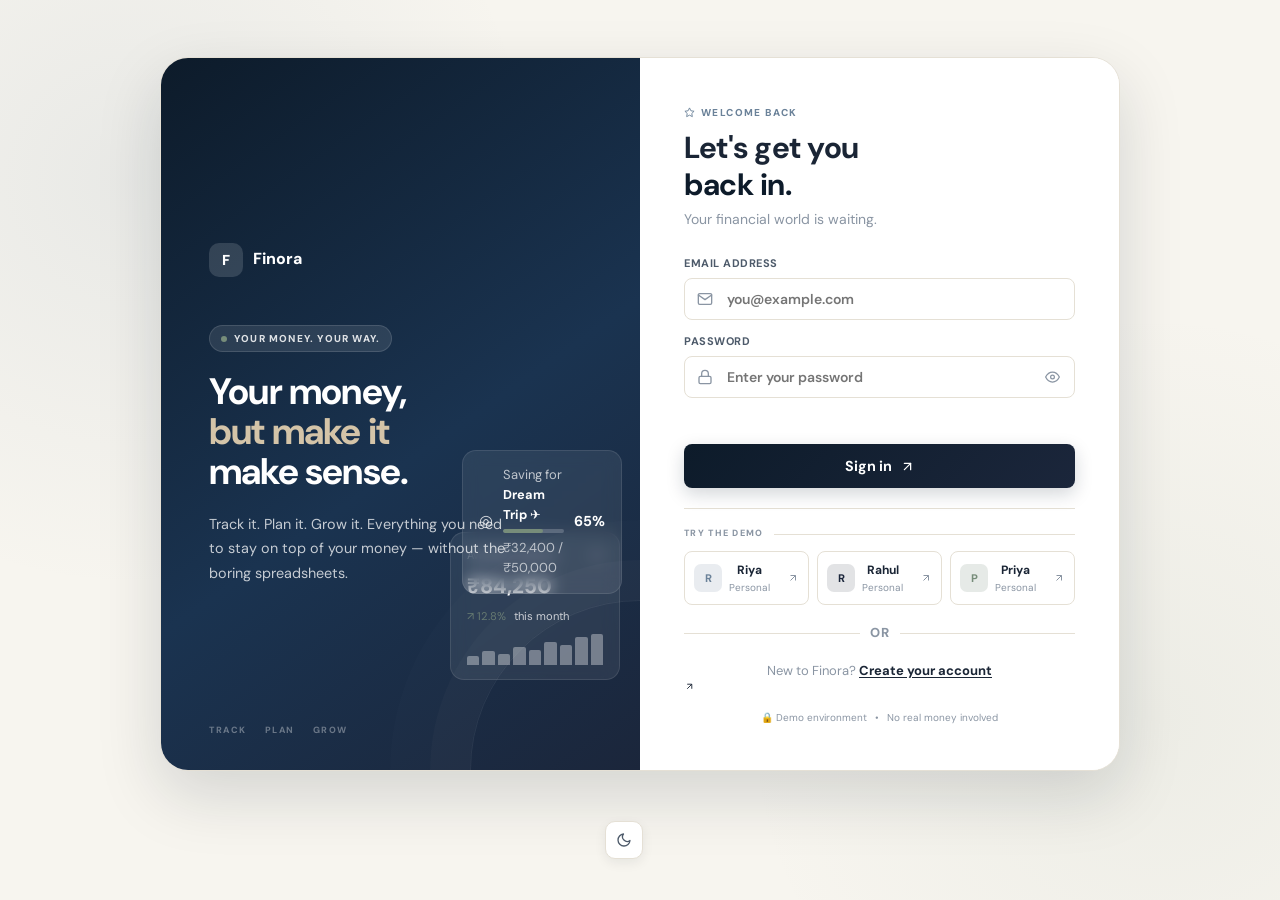
<file: savings.html>
<!doctype html>
<html lang="en">
<head>
  <meta charset="utf-8">
  <meta name="viewport" content="width=device-width,initial-scale=1">
  <meta name="theme-color" content="#0D1B2A">
  <title>Savings Goals — Finora</title>
  <link rel="preconnect" href="https://fonts.googleapis.com">
  <link rel="preconnect" href="https://fonts.gstatic.com" crossorigin>
  <link rel="stylesheet" href="css/variables.css">
  <link rel="stylesheet" href="css/base.css">
  <link rel="stylesheet" href="css/typography.css">
  <link rel="stylesheet" href="css/layout.css">
  <link rel="stylesheet" href="css/components.css">
  <link rel="stylesheet" href="css/animations.css">
  <link rel="stylesheet" href="css/savings.css">
  <link rel="stylesheet" href="css/responsive.css">
  <link rel="stylesheet" href="css/darkmode.css">
  <script>
    (function(){
      document.documentElement.setAttribute('data-theme', localStorage.getItem('finora_theme') || 'light');
      if (localStorage.getItem('finora_hide_balance') === 'true') {
        document.documentElement.setAttribute('data-hide-balance', 'true');
      }
    })();
  </script>
</head>
<body data-page="savings">

<div class="app">

  <aside class="sidebar" id="sidebar" aria-label="Main navigation">
    <div class="brand"><span class="logo">F</span><span>Finora</span></div>
    <div class="side-title">MAIN MENU</div>
    <nav aria-label="Main navigation">
      <a data-page-link="dashboard" href="dashboard.html" aria-label="Dashboard" title="Dashboard"><svg viewBox="0 0 24 24" fill="none" stroke="currentColor" stroke-width="2" stroke-linecap="round" stroke-linejoin="round" width="17" height="17" aria-hidden="true"><rect x="3" y="3" width="7" height="7" rx="1"/><rect x="14" y="3" width="7" height="7" rx="1"/><rect x="3" y="14" width="7" height="7" rx="1"/><rect x="14" y="14" width="7" height="7" rx="1"/></svg><span>Dashboard</span></a>
      <a data-page-link="accounts" href="accounts.html" aria-label="Accounts" title="Accounts"><svg viewBox="0 0 24 24" fill="none" stroke="currentColor" stroke-width="2" stroke-linecap="round" stroke-linejoin="round" width="17" height="17" aria-hidden="true"><rect x="2" y="5" width="20" height="14" rx="2"/><path d="M2 10h20"/></svg><span>Accounts</span></a>
      <a data-page-link="transactions" href="transactions.html" aria-label="Transactions" title="Transactions"><svg viewBox="0 0 24 24" fill="none" stroke="currentColor" stroke-width="2" stroke-linecap="round" stroke-linejoin="round" width="17" height="17" aria-hidden="true"><path d="M7 16V4m0 0L3 8m4-4 4 4M17 8v12m0 0 4-4m-4 4-4-4"/></svg><span>Transactions</span></a>
      <a data-page-link="income" href="income.html" aria-label="Income" title="Income"><svg viewBox="0 0 24 24" fill="none" stroke="currentColor" stroke-width="2" stroke-linecap="round" stroke-linejoin="round" width="17" height="17" aria-hidden="true"><path d="M12 19V5M5 12l7-7 7 7"/></svg><span>Income</span></a>
      <a data-page-link="expenses" href="expenses.html" aria-label="Expenses" title="Expenses"><svg viewBox="0 0 24 24" fill="none" stroke="currentColor" stroke-width="2" stroke-linecap="round" stroke-linejoin="round" width="17" height="17" aria-hidden="true"><path d="M12 5v14M5 12l7 7 7-7"/></svg><span>Expenses</span></a>
      <a data-page-link="budgets" href="budgets.html" aria-label="Budgets" title="Budgets"><svg viewBox="0 0 24 24" fill="none" stroke="currentColor" stroke-width="2" stroke-linecap="round" stroke-linejoin="round" width="17" height="17" aria-hidden="true"><line x1="8" y1="6" x2="21" y2="6"/><line x1="8" y1="12" x2="21" y2="12"/><line x1="8" y1="18" x2="21" y2="18"/><line x1="3" y1="6" x2="3.01" y2="6"/><line x1="3" y1="12" x2="3.01" y2="12"/><line x1="3" y1="18" x2="3.01" y2="18"/></svg><span>Budgets</span></a>
      <a data-page-link="savings" href="savings.html" aria-label="Savings Goals" title="Savings Goals"><svg viewBox="0 0 24 24" fill="none" stroke="currentColor" stroke-width="2" stroke-linecap="round" stroke-linejoin="round" width="17" height="17" aria-hidden="true"><path d="M19 14c1.49-1.46 3-3.21 3-5.5A5.5 5.5 0 0 0 16.5 3c-1.76 0-3 .5-4.5 2-1.5-1.5-2.74-2-4.5-2A5.5 5.5 0 0 0 2 8.5c0 2.3 1.5 4.05 3 5.5l7 7Z"/></svg><span>Savings Goals</span></a>
      <a data-page-link="analytics" href="analytics.html" aria-label="Analytics" title="Analytics"><svg viewBox="0 0 24 24" fill="none" stroke="currentColor" stroke-width="2" stroke-linecap="round" stroke-linejoin="round" width="17" height="17" aria-hidden="true"><path d="M3 3v18h18"/><path d="m19 9-5 5-4-4-5 5"/></svg><span>Analytics</span></a>
      <a data-page-link="profile" href="profile.html" aria-label="Profile" title="Profile"><svg viewBox="0 0 24 24" fill="none" stroke="currentColor" stroke-width="2" stroke-linecap="round" stroke-linejoin="round" width="17" height="17" aria-hidden="true"><path d="M20 21v-2a4 4 0 0 0-4-4H8a4 4 0 0 0-4 4v2"/><circle cx="12" cy="7" r="4"/></svg><span>Profile</span></a>
    </nav>
    <button class="logout" id="logout" type="button" aria-label="Log out" title="Log out"><svg viewBox="0 0 24 24" fill="none" stroke="currentColor" stroke-width="2" stroke-linecap="round" stroke-linejoin="round" width="17" height="17" aria-hidden="true"><path d="M9 21H5a2 2 0 0 1-2-2V5a2 2 0 0 1 2-2h4"/><polyline points="16 17 21 12 16 7"/><line x1="21" y1="12" x2="9" y2="12"/></svg><span>Logout</span></button>
  </aside>

  <!-- Mobile overlay -->
  <div class="overlay" id="overlay" aria-hidden="true"></div>

  <main class="main">
  <header class="topbar">
    <button class="menu" id="menu" type="button" aria-label="Open navigation menu" title="Open menu"><svg viewBox="0 0 24 24" fill="none" stroke="currentColor" stroke-width="2" stroke-linecap="round" stroke-linejoin="round" width="17" height="17" aria-hidden="true"><line x1="3" y1="12" x2="21" y2="12"/><line x1="3" y1="6" x2="21" y2="6"/><line x1="3" y1="18" x2="21" y2="18"/></svg></button>
    <div>
      <div class="eyebrow">FINORA FINANCE</div>
      <h1>Savings Goals</h1>
      <p class="muted">Progress towards your goals.</p>
    </div>
    <div class="top-right" id="topRight">
      <button class="icon-btn" id="eyeBtn" type="button" aria-label="Hide balances" title="Toggle balance visibility"><svg id="eyeIconSvg" viewBox="0 0 24 24" fill="none" stroke="currentColor" stroke-width="2" stroke-linecap="round" stroke-linejoin="round" width="16" height="16" aria-hidden="true"><path d="M1 12s4-8 11-8 11 8 11 8-4 8-11 8-11-8-11-8z"/><circle cx="12" cy="12" r="3"/></svg></button>
      <button class="icon-btn" id="searchBtn" type="button" aria-label="Search transactions and accounts" title="Search"><svg viewBox="0 0 24 24" fill="none" stroke="currentColor" stroke-width="2" stroke-linecap="round" stroke-linejoin="round" width="16" height="16" aria-hidden="true"><circle cx="11" cy="11" r="8"/><line x1="21" y1="21" x2="16.65" y2="16.65"/></svg></button>
      <button class="icon-btn" id="notifBtn" type="button" aria-label="View notifications" title="Notifications" style="position:relative"><svg viewBox="0 0 24 24" fill="none" stroke="currentColor" stroke-width="2" stroke-linecap="round" stroke-linejoin="round" width="16" height="16" aria-hidden="true"><path d="M18 8A6 6 0 0 0 6 8c0 7-3 9-3 9h18s-3-2-3-9"/><path d="M13.73 21a2 2 0 0 1-3.46 0"/></svg><span class="notification-dot"></span></button>
      <a class="avatar" id="avatar" href="profile.html" aria-label="Open user profile" title="Profile">U</a>
    </div>
  </header>
    <section id="content" class="content" aria-live="polite"></section>
  </main>

</div>

<!-- Search popover -->
<div id="searchPopover" class="search-popover hidden" role="dialog" aria-label="Search popover">
  <input id="globalSearch" class="input" placeholder="Search transactions, accounts..." aria-label="Search transactions and accounts" autocomplete="off">
  <div id="searchResults" class="search-results-list"></div>
</div>

<!-- Notification popover -->
<div id="notifPopover" class="notification-popover hidden" role="dialog" aria-label="Notifications popover">
  <div style="font-weight:700;font-size:.85rem;margin-bottom:8px;color:var(--text)">Notifications</div>
  <div id="notifList" class="notification-list"></div>
</div>

<div id="modal" aria-live="assertive"></div>
<div id="toast"  aria-live="polite"></div>

<script src="js/app.js"></script>
</body>
</html>
</file>
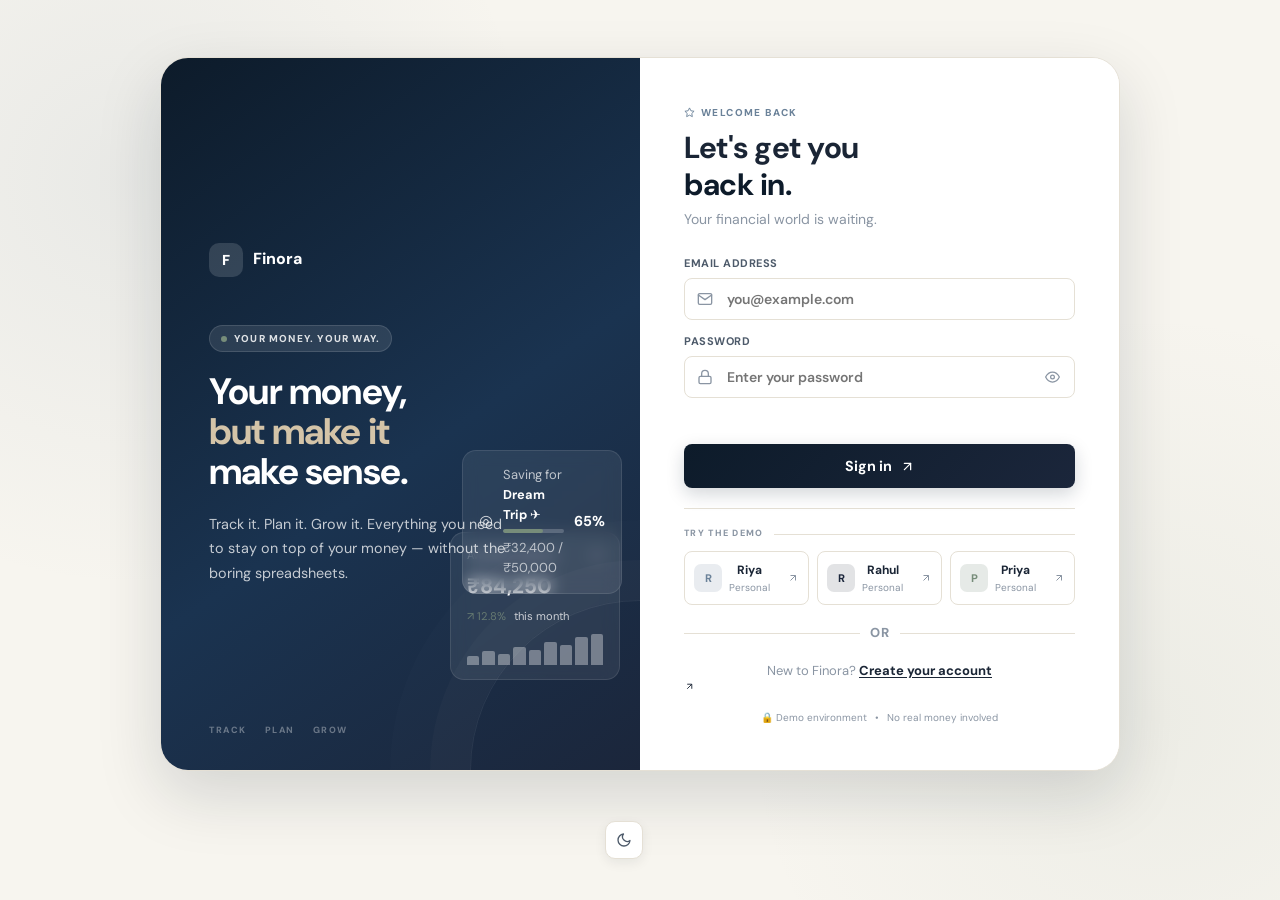
<file: transactions.html>
<!doctype html>
<html lang="en">
<head>
  <meta charset="utf-8">
  <meta name="viewport" content="width=device-width,initial-scale=1">
  <meta name="theme-color" content="#0D1B2A">
  <title>Transactions — Finora</title>
  <link rel="preconnect" href="https://fonts.googleapis.com">
  <link rel="preconnect" href="https://fonts.gstatic.com" crossorigin>
  <link rel="stylesheet" href="css/variables.css">
  <link rel="stylesheet" href="css/base.css">
  <link rel="stylesheet" href="css/typography.css">
  <link rel="stylesheet" href="css/layout.css">
  <link rel="stylesheet" href="css/components.css">
  <link rel="stylesheet" href="css/animations.css">
  <link rel="stylesheet" href="css/transactions.css">
  <link rel="stylesheet" href="css/responsive.css">
  <link rel="stylesheet" href="css/darkmode.css">
  <script>
    (function(){
      document.documentElement.setAttribute('data-theme', localStorage.getItem('finora_theme') || 'light');
      if (localStorage.getItem('finora_hide_balance') === 'true') {
        document.documentElement.setAttribute('data-hide-balance', 'true');
      }
    })();
  </script>
</head>
<body data-page="transactions">

<div class="app">

  <aside class="sidebar" id="sidebar" aria-label="Main navigation">
    <div class="brand"><span class="logo">F</span><span>Finora</span></div>
    <div class="side-title">MAIN MENU</div>
    <nav aria-label="Main navigation">
      <a data-page-link="dashboard" href="dashboard.html" aria-label="Dashboard" title="Dashboard"><svg viewBox="0 0 24 24" fill="none" stroke="currentColor" stroke-width="2" stroke-linecap="round" stroke-linejoin="round" width="17" height="17" aria-hidden="true"><rect x="3" y="3" width="7" height="7" rx="1"/><rect x="14" y="3" width="7" height="7" rx="1"/><rect x="3" y="14" width="7" height="7" rx="1"/><rect x="14" y="14" width="7" height="7" rx="1"/></svg><span>Dashboard</span></a>
      <a data-page-link="accounts" href="accounts.html" aria-label="Accounts" title="Accounts"><svg viewBox="0 0 24 24" fill="none" stroke="currentColor" stroke-width="2" stroke-linecap="round" stroke-linejoin="round" width="17" height="17" aria-hidden="true"><rect x="2" y="5" width="20" height="14" rx="2"/><path d="M2 10h20"/></svg><span>Accounts</span></a>
      <a data-page-link="transactions" href="transactions.html" aria-label="Transactions" title="Transactions"><svg viewBox="0 0 24 24" fill="none" stroke="currentColor" stroke-width="2" stroke-linecap="round" stroke-linejoin="round" width="17" height="17" aria-hidden="true"><path d="M7 16V4m0 0L3 8m4-4 4 4M17 8v12m0 0 4-4m-4 4-4-4"/></svg><span>Transactions</span></a>
      <a data-page-link="income" href="income.html" aria-label="Income" title="Income"><svg viewBox="0 0 24 24" fill="none" stroke="currentColor" stroke-width="2" stroke-linecap="round" stroke-linejoin="round" width="17" height="17" aria-hidden="true"><path d="M12 19V5M5 12l7-7 7 7"/></svg><span>Income</span></a>
      <a data-page-link="expenses" href="expenses.html" aria-label="Expenses" title="Expenses"><svg viewBox="0 0 24 24" fill="none" stroke="currentColor" stroke-width="2" stroke-linecap="round" stroke-linejoin="round" width="17" height="17" aria-hidden="true"><path d="M12 5v14M5 12l7 7 7-7"/></svg><span>Expenses</span></a>
      <a data-page-link="budgets" href="budgets.html" aria-label="Budgets" title="Budgets"><svg viewBox="0 0 24 24" fill="none" stroke="currentColor" stroke-width="2" stroke-linecap="round" stroke-linejoin="round" width="17" height="17" aria-hidden="true"><line x1="8" y1="6" x2="21" y2="6"/><line x1="8" y1="12" x2="21" y2="12"/><line x1="8" y1="18" x2="21" y2="18"/><line x1="3" y1="6" x2="3.01" y2="6"/><line x1="3" y1="12" x2="3.01" y2="12"/><line x1="3" y1="18" x2="3.01" y2="18"/></svg><span>Budgets</span></a>
      <a data-page-link="savings" href="savings.html" aria-label="Savings Goals" title="Savings Goals"><svg viewBox="0 0 24 24" fill="none" stroke="currentColor" stroke-width="2" stroke-linecap="round" stroke-linejoin="round" width="17" height="17" aria-hidden="true"><path d="M19 14c1.49-1.46 3-3.21 3-5.5A5.5 5.5 0 0 0 16.5 3c-1.76 0-3 .5-4.5 2-1.5-1.5-2.74-2-4.5-2A5.5 5.5 0 0 0 2 8.5c0 2.3 1.5 4.05 3 5.5l7 7Z"/></svg><span>Savings Goals</span></a>
      <a data-page-link="analytics" href="analytics.html" aria-label="Analytics" title="Analytics"><svg viewBox="0 0 24 24" fill="none" stroke="currentColor" stroke-width="2" stroke-linecap="round" stroke-linejoin="round" width="17" height="17" aria-hidden="true"><path d="M3 3v18h18"/><path d="m19 9-5 5-4-4-5 5"/></svg><span>Analytics</span></a>
      <a data-page-link="profile" href="profile.html" aria-label="Profile" title="Profile"><svg viewBox="0 0 24 24" fill="none" stroke="currentColor" stroke-width="2" stroke-linecap="round" stroke-linejoin="round" width="17" height="17" aria-hidden="true"><path d="M20 21v-2a4 4 0 0 0-4-4H8a4 4 0 0 0-4 4v2"/><circle cx="12" cy="7" r="4"/></svg><span>Profile</span></a>
    </nav>
    <button class="logout" id="logout" type="button" aria-label="Log out" title="Log out"><svg viewBox="0 0 24 24" fill="none" stroke="currentColor" stroke-width="2" stroke-linecap="round" stroke-linejoin="round" width="17" height="17" aria-hidden="true"><path d="M9 21H5a2 2 0 0 1-2-2V5a2 2 0 0 1 2-2h4"/><polyline points="16 17 21 12 16 7"/><line x1="21" y1="12" x2="9" y2="12"/></svg><span>Logout</span></button>
  </aside>

  <!-- Mobile overlay -->
  <div class="overlay" id="overlay" aria-hidden="true"></div>

  <main class="main">
  <header class="topbar">
    <button class="menu" id="menu" type="button" aria-label="Open navigation menu" title="Open menu"><svg viewBox="0 0 24 24" fill="none" stroke="currentColor" stroke-width="2" stroke-linecap="round" stroke-linejoin="round" width="17" height="17" aria-hidden="true"><line x1="3" y1="12" x2="21" y2="12"/><line x1="3" y1="6" x2="21" y2="6"/><line x1="3" y1="18" x2="21" y2="18"/></svg></button>
    <div>
      <div class="eyebrow">FINORA FINANCE</div>
      <h1>Transactions</h1>
      <p class="muted">Review all your transactions.</p>
    </div>
    <div class="top-right" id="topRight">
      <button class="icon-btn" id="eyeBtn" type="button" aria-label="Hide balances" title="Toggle balance visibility"><svg id="eyeIconSvg" viewBox="0 0 24 24" fill="none" stroke="currentColor" stroke-width="2" stroke-linecap="round" stroke-linejoin="round" width="16" height="16" aria-hidden="true"><path d="M1 12s4-8 11-8 11 8 11 8-4 8-11 8-11-8-11-8z"/><circle cx="12" cy="12" r="3"/></svg></button>
      <button class="icon-btn" id="searchBtn" type="button" aria-label="Search transactions and accounts" title="Search"><svg viewBox="0 0 24 24" fill="none" stroke="currentColor" stroke-width="2" stroke-linecap="round" stroke-linejoin="round" width="16" height="16" aria-hidden="true"><circle cx="11" cy="11" r="8"/><line x1="21" y1="21" x2="16.65" y2="16.65"/></svg></button>
      <button class="icon-btn" id="notifBtn" type="button" aria-label="View notifications" title="Notifications" style="position:relative"><svg viewBox="0 0 24 24" fill="none" stroke="currentColor" stroke-width="2" stroke-linecap="round" stroke-linejoin="round" width="16" height="16" aria-hidden="true"><path d="M18 8A6 6 0 0 0 6 8c0 7-3 9-3 9h18s-3-2-3-9"/><path d="M13.73 21a2 2 0 0 1-3.46 0"/></svg><span class="notification-dot"></span></button>
      <a class="avatar" id="avatar" href="profile.html" aria-label="Open user profile" title="Profile">U</a>
    </div>
  </header>
    <section id="content" class="content" aria-live="polite"></section>
  </main>

</div>

<!-- Search popover -->
<div id="searchPopover" class="search-popover hidden" role="dialog" aria-label="Search popover">
  <input id="globalSearch" class="input" placeholder="Search transactions, accounts..." aria-label="Search transactions and accounts" autocomplete="off">
  <div id="searchResults" class="search-results-list"></div>
</div>

<!-- Notification popover -->
<div id="notifPopover" class="notification-popover hidden" role="dialog" aria-label="Notifications popover">
  <div style="font-weight:700;font-size:.85rem;margin-bottom:8px;color:var(--text)">Notifications</div>
  <div id="notifList" class="notification-list"></div>
</div>

<div id="modal" aria-live="assertive"></div>
<div id="toast"  aria-live="polite"></div>

<script src="js/app.js"></script>
</body>
</html>
</file>
<file: css/variables.css>
/* =========================================================
   FINORA — CSS VARIABLES
   Premium Fintech Design System
   ========================================================= */

:root {
  /* ── Brand palette ────────────────────────────────────── */
  --navy:       #0D1B2A;
  --slate:      #1B263B;
  --sage:       #778D7A;
  --steel-blue: #6B8299;
  --beige:      #D4C4A8;
  --ivory:      #F7F5EF;

  /* ── Semantic aliases ─────────────────────────────────── */
  --primary:      var(--navy);
  --primary-mid:  var(--slate);
  --accent:       var(--sage);
  --interactive:  var(--steel-blue);

  /* ── Light-mode surfaces ──────────────────────────────── */
  --bg:          var(--ivory);
  --surface:     #FFFFFF;
  --surface-alt: #F2F0EA;
  --border:      #E5E0D5;
  --border-focus: var(--steel-blue);

  /* ── Light-mode text ──────────────────────────────────── */
  --text:    #1A2535;
  --text-2:  #4D5A6A;
  --text-3:  #8A95A3;

  /* ── Semantic colours ─────────────────────────────────── */
  --pos:    #4A7D62;
  --neg:    #A85550;
  --warn:   #9A7840;
  --info:   var(--steel-blue);

  /* ── Shadows ──────────────────────────────────────────── */
  --shadow-xs:  0 1px 3px rgba(13,27,42,.06);
  --shadow-sm:  0 4px 12px rgba(13,27,42,.07);
  --shadow:     0 8px 24px rgba(13,27,42,.09);
  --shadow-lg:  0 16px 40px rgba(13,27,42,.12);
  --shadow-xl:  0 24px 64px rgba(13,27,42,.15);

  /* ── Radii ────────────────────────────────────────────── */
  --radius-sm: 8px;
  --radius:    14px;
  --radius-lg: 20px;
  --radius-xl: 28px;

  /* ── Spacing ──────────────────────────────────────────── */
  --space-1: 4px;
  --space-2: 8px;
  --space-3: 12px;
  --space-4: 16px;
  --space-5: 20px;
  --space-6: 24px;
  --space-8: 32px;
  --space-10: 40px;

  /* ── Sidebar ──────────────────────────────────────────── */
  --sidebar-w: 240px;
  --sidebar-bg: linear-gradient(170deg, var(--navy) 0%, #162335 100%);
  --sidebar-text: rgba(247,245,239,.65);
  --sidebar-text-active: #FFFFFF;
  --sidebar-active-bg: rgba(119,141,122,.18);
  --sidebar-active-border: var(--sage);

  /* ── Topbar ───────────────────────────────────────────── */
  --topbar-bg: rgba(247,245,239,.92);
  --topbar-border: rgba(229,224,213,.7);

  /* ── Transitions ──────────────────────────────────────── */
  --ease: cubic-bezier(.22,.68,0,1.1);
  --t-fast:   .15s ease;
  --t-normal: .22s ease;
  --t-slow:   .35s ease;
}

/* ── Dark mode overrides ────────────────────────────────── */
[data-theme="dark"] {
  --bg:          #0A1220;
  --surface:     #111C2D;
  --surface-alt: #162336;
  --border:      #243347;
  --border-focus: var(--steel-blue);

  --text:   #EDF1F6;
  --text-2: #9BAABB;
  --text-3: #5F7080;

  --shadow-xs:  0 1px 3px rgba(0,0,0,.18);
  --shadow-sm:  0 4px 12px rgba(0,0,0,.22);
  --shadow:     0 8px 24px rgba(0,0,0,.28);
  --shadow-lg:  0 16px 40px rgba(0,0,0,.34);
  --shadow-xl:  0 24px 64px rgba(0,0,0,.40);

  --topbar-bg:     rgba(10,18,32,.92);
  --topbar-border: rgba(36,51,71,.8);

  --sidebar-bg: linear-gradient(170deg, #07101B 0%, var(--navy) 100%);
}

/* ── Reduced-motion safety ──────────────────────────────── */
@media (prefers-reduced-motion: reduce) {
  *, *::before, *::after {
    animation-duration: .01ms !important;
    animation-iteration-count: 1 !important;
    transition-duration: .01ms !important;
  }
}
</file>
<file: css/base.css>
/* =========================================================
   FINORA — BASE RESET & ROOT STYLES
   ========================================================= */

*, *::before, *::after { box-sizing: border-box; }

html {
  scroll-behavior: smooth;
  -webkit-text-size-adjust: 100%;
}

body {
  margin: 0;
  background: var(--bg);
  color: var(--text);
  -webkit-font-smoothing: antialiased;
  -moz-osx-font-smoothing: grayscale;
}

a {
  color: inherit;
  text-decoration: none;
}

button, input, select, textarea {
  font: inherit;
}

button { cursor: pointer; }

img, svg { max-width: 100%; display: block; }

ul, ol { list-style: none; margin: 0; padding: 0; }

/* ── Utility helpers ────────────────────────────────────── */
.hidden { display: none !important; }
.sr-only {
  position: absolute; width: 1px; height: 1px;
  padding: 0; margin: -1px; overflow: hidden;
  clip: rect(0,0,0,0); white-space: nowrap; border: 0;
}
.muted { color: var(--text-3); }
.pos   { color: var(--pos); font-weight: 600; font-variant-numeric: tabular-nums; }
.neg   { color: var(--neg); font-weight: 600; font-variant-numeric: tabular-nums; }
.full  { width: 100%; }
.center { justify-content: center; }
.empty {
  padding: 40px;
  text-align: center;
  color: var(--text-3);
  font-size: .875rem;
}
</file>
<file: css/typography.css>
/* =========================================================
   FINORA — TYPOGRAPHY
   DM Sans only. Tabular numerals for financial figures.
   ========================================================= */

@import url('https://fonts.googleapis.com/css2?family=DM+Sans:ital,opsz,wght@0,9..40,300;0,9..40,400;0,9..40,500;0,9..40,600;0,9..40,700;0,9..40,800;1,9..40,400&display=swap');

body {
  font-family: 'DM Sans', system-ui, -apple-system, sans-serif;
  font-size: 15px;
  line-height: 1.55;
  font-weight: 400;
}

/* ── Headings ───────────────────────────────────────────── */
h1, h2, h3, h4, h5, h6 {
  margin: 0;
  font-weight: 700;
  letter-spacing: -.3px;
  line-height: 1.2;
  color: var(--text);
}

h1 { font-size: clamp(1.5rem, 3vw, 2rem); letter-spacing: -.5px; }
h2 { font-size: clamp(1.1rem, 2vw, 1.35rem); }
h3 { font-size: 1.05rem; }

/* ── Body copy ──────────────────────────────────────────── */
p { margin: 0; }
small { font-size: .8125rem; }
b, strong { font-weight: 700; }

/* ── Eyebrow / label ────────────────────────────────────── */
.eyebrow {
  font-size: .625rem;
  font-weight: 800;
  letter-spacing: 1.4px;
  text-transform: uppercase;
  color: var(--steel-blue);
}

/* ── Monospaced / tabular numbers ───────────────────────── */
.tabular,
[data-count],
.stat h2,
.balance,
.bank-card h2,
.amount,
.pos,
.neg {
  font-variant-numeric: tabular-nums;
  letter-spacing: -.3px;
}

/* ── Form labels ────────────────────────────────────────── */
label {
  display: grid;
  gap: 6px;
  color: var(--text-2);
  font-size: .75rem;
  font-weight: 600;
}

/* ── Links in text ──────────────────────────────────────── */
.link {
  color: var(--slate);
  font-weight: 600;
  text-decoration: underline;
  text-underline-offset: 2px;
}
</file>
<file: css/layout.css>
/* =========================================================
   FINORA — LAYOUT (app shell, sidebar, topbar, content)
   ========================================================= */

/* ── App shell ──────────────────────────────────────────── */
.app {
  min-height: 100vh;
  display: flex;
}

/* ── Sidebar ────────────────────────────────────────────── */
.sidebar {
  position: fixed;
  left: 0; top: 0; bottom: 0;
  width: var(--sidebar-w);
  padding: 20px 12px;
  background: var(--sidebar-bg);
  border-right: 1px solid rgba(255,255,255,.05);
  display: flex;
  flex-direction: column;
  z-index: 30;
  transition: transform var(--t-slow);
}

/* Brand */
.brand {
  display: flex;
  align-items: center;
  gap: 10px;
  padding: 4px 8px 28px;
  color: #fff;
  font-size: 1.1rem;
  font-weight: 800;
  letter-spacing: -.25px;
}

.logo {
  width: 34px; height: 34px;
  border-radius: 10px;
  display: grid; place-items: center;
  background: linear-gradient(135deg, var(--sage), var(--steel-blue));
  color: #fff;
  font-weight: 900;
  font-size: .95rem;
  flex-shrink: 0;
}

/* Nav section label */
.side-title {
  padding: 0 10px 8px;
  color: rgba(247,245,239,.32);
  font-size: .5625rem;
  font-weight: 800;
  letter-spacing: 1.4px;
  text-transform: uppercase;
}

/* Nav links */
.sidebar nav {
  display: grid;
  gap: 3px;
}

.sidebar nav a,
.logout {
  display: flex;
  align-items: center;
  gap: 11px;
  padding: 10px 11px;
  border: 0;
  border-radius: 10px;
  background: transparent;
  color: var(--sidebar-text);
  font-size: .875rem;
  font-weight: 500;
  text-align: left;
  width: 100%;
  transition: color var(--t-fast), background var(--t-fast), transform var(--t-fast);
  position: relative;
}

.sidebar nav a svg,
.logout svg {
  width: 16px; height: 16px;
  flex-shrink: 0;
  stroke-width: 2;
  opacity: .75;
  transition: opacity var(--t-fast);
}

.sidebar nav a:hover,
.logout:hover {
  color: var(--sidebar-text-active);
  background: rgba(255,255,255,.07);
  transform: translateX(2px);
}

.sidebar nav a:hover svg,
.logout:hover svg {
  opacity: 1;
}

.sidebar nav a.active {
  color: var(--sidebar-text-active);
  background: var(--sidebar-active-bg);
  font-weight: 600;
  box-shadow: inset 3px 0 0 var(--sidebar-active-border);
}

.sidebar nav a.active svg {
  opacity: 1;
}

/* Logout button at bottom */
.logout {
  margin-top: auto;
  color: rgba(247,245,239,.5);
}

/* ── Mobile overlay ─────────────────────────────────────── */
.overlay {
  display: none;
  position: fixed;
  inset: 0;
  z-index: 25;
  background: rgba(0,0,0,.4);
  backdrop-filter: blur(2px);
}
.overlay.show { display: block; }

/* ── Main area ──────────────────────────────────────────── */
.main {
  flex: 1;
  min-width: 0;
  margin-left: var(--sidebar-w);
  display: flex;
  flex-direction: column;
}

/* ── Topbar ─────────────────────────────────────────────── */
.topbar {
  height: 72px;
  padding: 0 28px;
  display: flex;
  align-items: center;
  justify-content: space-between;
  gap: 12px;
  position: sticky;
  top: 0;
  z-index: 20;
  background: var(--topbar-bg);
  backdrop-filter: blur(16px);
  border-bottom: 1px solid var(--topbar-border);
  transition: background var(--t-slow), border-color var(--t-slow);
}

.topbar h1 {
  font-size: 1.1rem;
  letter-spacing: -.3px;
  margin: 2px 0;
}

.topbar p {
  margin: 0;
  font-size: .75rem;
  color: var(--text-3);
}

/* Top-right icon cluster */
.top-right {
  display: flex;
  align-items: center;
  gap: 7px;
}

.icon-btn,
.avatar,
.menu {
  width: 38px; height: 38px;
  border: 1px solid var(--border);
  border-radius: 10px;
  background: var(--surface);
  display: grid;
  place-items: center;
  color: var(--text-2);
  transition: transform var(--t-fast), box-shadow var(--t-fast), border-color var(--t-fast);
  position: relative;
}

.icon-btn svg, .avatar svg, .menu svg {
  width: 16px; height: 16px;
  stroke-width: 2;
}

.icon-btn:hover, .avatar:hover, .menu:hover {
  transform: translateY(-1px);
  box-shadow: var(--shadow-sm);
  border-color: var(--border-focus);
}

.avatar {
  background: linear-gradient(135deg, var(--surface-alt), var(--border));
  color: var(--navy);
  font-weight: 800;
  font-size: .8rem;
  letter-spacing: -.5px;
  text-decoration: none;
}

.menu { display: none; }

/* Theme toggle */
.theme-toggle {
  width: 38px; height: 38px;
  border: 1px solid var(--border);
  border-radius: 10px;
  background: var(--surface);
  display: grid;
  place-items: center;
  color: var(--text-2);
  transition: transform var(--t-fast), box-shadow var(--t-fast), border-color var(--t-fast);
}

.theme-toggle svg {
  width: 16px; height: 16px;
  stroke-width: 2;
}

.theme-toggle:hover {
  transform: translateY(-1px);
  box-shadow: var(--shadow-sm);
  border-color: var(--border-focus);
}

/* Auth-page theme toggle */
.auth-theme-toggle {
  position: fixed;
  top: 16px; right: 16px;
  z-index: 100;
  width: 38px; height: 38px;
  border: 1px solid var(--border);
  border-radius: 10px;
  background: var(--surface);
  display: grid;
  place-items: center;
  color: var(--text-2);
  box-shadow: var(--shadow-sm);
}

/* ── Notification dot ───────────────────────────────────── */
.notification-dot {
  position: absolute;
  top: 7px; right: 7px;
  width: 6px; height: 6px;
  border-radius: 50%;
  background: var(--neg);
  border: 1.5px solid var(--surface);
}

/* ── Content area ───────────────────────────────────────── */
.content {
  max-width: 1480px;
  margin: 0 auto;
  padding: 20px 28px 56px;
  flex: 1;
}

/* ── Grids ──────────────────────────────────────────────── */
.grid  { display: grid; gap: 16px; }
.stats { grid-template-columns: repeat(4, minmax(0,1fr)); }
.two   { grid-template-columns: minmax(0,2fr) minmax(260px,1fr); }
.three { grid-template-columns: repeat(3, minmax(0,1fr)); }
.account-grid { grid-template-columns: repeat(3, minmax(0,1fr)); }
.quick-grid   { grid-template-columns: repeat(2, minmax(0,1fr)); }

/* ── Section headers ────────────────────────────────────── */
.section-head {
  display: flex;
  align-items: center;
  justify-content: space-between;
  gap: 12px;
  margin: 24px 0 12px;
}

.section-head h2 {
  font-size: 1.05rem;
  letter-spacing: -.2px;
}

.actions, .filters {
  display: flex;
  flex-wrap: wrap;
  gap: 7px;
}

/* ── Landing page ───────────────────────────────────────── */
.landing {
  min-height: 100vh;
  display: grid;
  place-items: center;
  padding: 32px 24px;
  text-align: center;
  background:
    radial-gradient(circle at 75% 20%, rgba(107,130,153,.1), transparent 35%),
    radial-gradient(circle at 25% 80%, rgba(119,141,122,.08), transparent 35%),
    var(--bg);
}

.landing > div { max-width: 680px; }
.landing h1 { font-size: clamp(2rem, 5vw, 3.2rem); margin: 20px 0 12px; }
.landing p  { color: var(--text-2); font-size: 1.05rem; line-height: 1.7; }
.landing small { display: block; margin-top: 16px; color: var(--text-3); font-size: .8rem; }

/* ── Hide balance mode ──────────────────────────────────── */
[data-hide-balance="true"] .stat h2,
[data-hide-balance="true"] .bank-card h2,
[data-hide-balance="true"] [data-count],
[data-hide-balance="true"] .hero strong,
[data-hide-balance="true"] .table td.pos,
[data-hide-balance="true"] .table td.neg,
[data-hide-balance="true"] .spending-row b,
[data-hide-balance="true"] .goal-item h2,
[data-hide-balance="true"] .mask-balance {
  filter: blur(8px);
  user-select: none;
  transition: filter .2s ease;
}
</file>
<file: css/components.css>
/* =========================================================
   FINORA — COMPONENTS
   Shared components: Cards, buttons, forms, tables, modals, toasts, etc.
   ========================================================= */

/* ── Base Cards ─────────────────────────────────────────── */
.card {
  position: relative;
  overflow: hidden;
  padding: 20px;
  background: var(--surface);
  border: 1px solid var(--border);
  border-radius: var(--radius);
  box-shadow: var(--shadow-sm);
  transition: transform var(--t-normal), box-shadow var(--t-normal), border-color var(--t-normal);
}

.card:hover {
  transform: translateY(-2px);
  box-shadow: var(--shadow);
  border-color: color-mix(in srgb, var(--border) 60%, var(--steel-blue) 40%);
}

/* ── Stat cards ─────────────────────────────────────────── */
.stat { min-height: 148px; }

.stat-icon {
  width: 38px; height: 38px;
  margin-bottom: 14px;
  display: grid;
  place-items: center;
  border-radius: 10px;
  background: var(--surface-alt);
  color: var(--steel-blue);
}

.stat-icon svg { width: 18px; height: 18px; stroke-width: 2; }

.stat small { color: var(--text-3); font-size: .75rem; }

.stat h2 {
  margin: 6px 0 4px;
  font-size: 1.5rem;
  letter-spacing: -.5px;
  font-variant-numeric: tabular-nums;
}

/* ── Hero banner ────────────────────────────────────────── */
.hero {
  position: relative;
  overflow: hidden;
  padding: 24px 28px;
  border-radius: var(--radius-lg);
  color: #fff;
  background: linear-gradient(135deg, var(--navy) 0%, var(--slate) 50%, #24405A 100%);
  border: 1px solid rgba(255,255,255,.06);
  box-shadow: var(--shadow-lg);
}

.hero::after {
  content: "";
  position: absolute;
  width: 260px; height: 260px;
  right: -120px; top: -130px;
  border: 1px solid rgba(255,255,255,.08);
  border-radius: 50%;
  box-shadow: 0 0 0 30px rgba(255,255,255,.025);
  pointer-events: none;
}

.hero .eyebrow { color: var(--beige); }
.hero h2 { margin: 6px 0; font-size: 1.6rem; letter-spacing: -.5px; color: var(--ivory); }
.hero p  { color: rgba(247,245,239,.7); max-width: 580px; }

/* ── Buttons ────────────────────────────────────────────── */
.btn {
  display: inline-flex;
  align-items: center;
  justify-content: center;
  gap: 6px;
  padding: 10px 16px;
  border: 0;
  border-radius: var(--radius-sm);
  font-weight: 600;
  font-size: .875rem;
  transition: transform var(--t-fast), box-shadow var(--t-fast), background var(--t-fast);
  cursor: pointer;
  white-space: nowrap;
}

.btn svg { width: 15px; height: 15px; stroke-width: 2; flex-shrink: 0; }

.btn:hover  { transform: translateY(-1px); }
.btn:active { transform: translateY(0) scale(.98); }

.btn.primary {
  color: #fff;
  background: linear-gradient(135deg, var(--navy), var(--slate));
  box-shadow: 0 4px 14px rgba(13,27,42,.2);
}

.btn.primary:hover { box-shadow: 0 6px 20px rgba(13,27,42,.28); }

.btn.secondary {
  color: var(--text-2);
  background: var(--surface-alt);
  border: 1px solid var(--border);
}

.btn.secondary:hover { border-color: var(--border-focus); background: var(--surface); }

.btn.danger {
  color: var(--neg);
  background: color-mix(in srgb, transparent 85%, var(--neg));
}

.btn.danger:hover { background: color-mix(in srgb, transparent 75%, var(--neg)); }

.btn.small { padding: 7px 11px; font-size: .75rem; }
.btn.small svg { width: 13px; height: 13px; }

/* ── Tables ─────────────────────────────────────────────── */
.table-wrap {
  overflow-x: auto;
  border-radius: var(--radius-sm);
  -webkit-overflow-scrolling: touch;
}

.table {
  width: 100%;
  border-collapse: collapse;
  min-width: 480px;
}

.table th,
.table td {
  padding: 11px 10px;
  border-bottom: 1px solid var(--border);
  text-align: left;
  white-space: nowrap;
  font-size: .8125rem;
}

.table th {
  color: var(--text-3);
  font-size: .625rem;
  font-weight: 700;
  text-transform: uppercase;
  letter-spacing: .7px;
}

.table tbody tr { transition: background var(--t-fast); }
.table tbody tr:hover { background: var(--surface-alt); }
.table tbody tr:last-child td { border-bottom: 0; }

.pill {
  display: inline-flex;
  align-items: center;
  padding: 3px 8px;
  border-radius: 99px;
  background: color-mix(in srgb, transparent 85%, var(--pos));
  color: var(--pos);
  font-size: .6875rem;
  font-weight: 600;
  line-height: 1.4;
}

/* ── Progress bars ──────────────────────────────────────── */
.progress {
  height: 7px;
  margin-top: 9px;
  overflow: hidden;
  background: var(--surface-alt);
  border-radius: 20px;
}

.progress span {
  display: block;
  height: 100%;
  border-radius: 20px;
  background: linear-gradient(90deg, var(--steel-blue), var(--sage));
  transition: width .6s var(--ease);
}

/* ── Quick actions ──────────────────────────────────────── */
.quick {
  display: flex;
  flex-direction: column;
  align-items: flex-start;
  gap: 4px;
  padding: 16px;
  border: 1px solid var(--border);
  border-radius: var(--radius);
  background: var(--surface);
  text-align: left;
  transition: transform var(--t-normal), box-shadow var(--t-normal), border-color var(--t-normal);
  cursor: pointer;
}

.quick:hover {
  transform: translateY(-2px);
  box-shadow: var(--shadow);
  border-color: color-mix(in srgb, var(--border) 50%, var(--steel-blue) 50%);
}

.quick .qi {
  width: 36px; height: 36px;
  border-radius: 9px;
  display: grid;
  place-items: center;
  background: var(--surface-alt);
  color: var(--steel-blue);
  margin-bottom: 6px;
}

.quick .qi svg { width: 17px; height: 17px; stroke-width: 2; }
.quick strong  { font-size: .9rem; color: var(--text); }
.quick small   { font-size: .75rem; color: var(--text-3); }

/* ── Forms ──────────────────────────────────────────────── */
.input, .select, textarea.input {
  width: 100%;
  padding: 10px 13px;
  border: 1px solid var(--border);
  border-radius: var(--radius-sm);
  background: var(--surface);
  color: var(--text);
  outline: none;
  transition: border-color var(--t-fast), box-shadow var(--t-fast);
  font-size: .875rem;
}

.input:focus, .select:focus, textarea.input:focus {
  border-color: var(--border-focus);
  box-shadow: 0 0 0 3px rgba(107,130,153,.12);
}

.form      { display: grid; gap: 13px; }
.form-grid {
  display: grid;
  grid-template-columns: repeat(2, minmax(0,1fr));
  gap: 13px;
}
.full-col  { grid-column: 1 / -1; }

/* ── Modal ──────────────────────────────────────────────── */
.modal-bg {
  position: fixed;
  inset: 0;
  z-index: 60;
  display: grid;
  place-items: center;
  padding: 20px;
  background: rgba(10,18,32,.55);
  backdrop-filter: blur(4px);
  animation: fadein .2s ease;
}

.modal {
  width: min(540px, 100%);
  padding: 24px;
  background: var(--surface);
  border: 1px solid var(--border);
  border-radius: var(--radius-lg);
  box-shadow: var(--shadow-xl);
  animation: scalein .22s var(--ease);
}

.modal-head {
  display: flex;
  align-items: center;
  justify-content: space-between;
  margin-bottom: 18px;
}

.modal-head h2 { font-size: 1.1rem; }

.close {
  width: 32px; height: 32px;
  border: 1px solid var(--border);
  border-radius: 8px;
  background: var(--surface-alt);
  color: var(--text-2);
  display: grid;
  place-items: center;
  font-size: 1.1rem;
  transition: background var(--t-fast);
}

.close:hover { background: var(--border); }

/* ── Toast ──────────────────────────────────────────────── */
.toast {
  position: fixed;
  right: 20px;
  bottom: 20px;
  z-index: 100;
  padding: 12px 18px;
  color: #fff;
  background: var(--slate);
  border-radius: 11px;
  font-size: .875rem;
  font-weight: 500;
  box-shadow: var(--shadow-lg);
  animation: slidein .25s var(--ease);
}

/* ── Popover (search / notifications) ───────────────────── */
.search-popover,
.notification-popover {
  position: absolute;
  top: 60px;
  right: 0;
  z-index: 50;
  width: 320px;
  padding: 16px;
  background: var(--surface);
  border: 1px solid var(--border);
  border-radius: var(--radius);
  box-shadow: var(--shadow-lg);
  animation: scalein .18s var(--ease);
}

.search-results-list,
.notification-list {
  margin-top: 10px;
  max-height: 220px;
  overflow-y: auto;
  display: grid;
  gap: 8px;
}

.search-item,
.notification-item {
  padding: 8px 10px;
  border-radius: var(--radius-sm);
  background: var(--surface-alt);
  font-size: .8rem;
  color: var(--text);
  display: flex;
  flex-direction: column;
  gap: 2px;
  transition: background var(--t-fast);
}

.search-item:hover {
  background: color-mix(in srgb, var(--surface-alt) 80%, var(--steel-blue) 20%);
}

.notification-item small {
  color: var(--text-3);
  font-size: .7rem;
}

/* ── Error text ─────────────────────────────────────────── */
.error { min-height: 16px; color: var(--neg); font-size: .75rem; }
</file>
<file: css/animations.css>
/* =========================================================
   FINORA — ANIMATIONS
   Subtle, purposeful. Respects prefers-reduced-motion.
   ========================================================= */

/* ── Keyframes ──────────────────────────────────────────── */
@keyframes fadein {
  from { opacity: 0; }
  to   { opacity: 1; }
}

@keyframes scalein {
  from { opacity: 0; transform: scale(.96) translateY(4px); }
  to   { opacity: 1; transform: scale(1) translateY(0); }
}

@keyframes slidein {
  from { opacity: 0; transform: translateY(10px); }
  to   { opacity: 1; transform: translateY(0); }
}

@keyframes slideup {
  from { opacity: 0; transform: translateY(16px); }
  to   { opacity: 1; transform: translateY(0); }
}

@keyframes barrise {
  from { transform: scaleY(0); transform-origin: bottom; }
  to   { transform: scaleY(1); transform-origin: bottom; }
}

@keyframes progress-fill {
  from { width: 0 !important; }
}

/* ── Page fade-in ───────────────────────────────────────── */
.app,
.auth-wrap,
.auth-wrap,
.landing > div {
  animation: fadein .4s ease both;
}

/* Stagger content cards */
.content > * {
  animation: slideup .35s ease both;
}

.content > *:nth-child(1) { animation-delay: .05s; }
.content > *:nth-child(2) { animation-delay: .10s; }
.content > *:nth-child(3) { animation-delay: .15s; }
.content > *:nth-child(4) { animation-delay: .18s; }
.content > *:nth-child(5) { animation-delay: .21s; }

/* ── Cash-flow bars ─────────────────────────────────────── */
.cash-month {
  animation: slideup .4s var(--ease) both;
}

.cash-month:nth-child(1) { animation-delay: .05s; }
.cash-month:nth-child(2) { animation-delay: .10s; }
.cash-month:nth-child(3) { animation-delay: .15s; }
.cash-month:nth-child(4) { animation-delay: .20s; }
.cash-month:nth-child(5) { animation-delay: .25s; }
.cash-month:nth-child(6) { animation-delay: .30s; }

/* ── Progress bars animate on load ─────────────────────── */
.progress span { animation: progress-fill .7s var(--ease) both; }

/* ── Sidebar link active indicator ─────────────────────── */
.sidebar nav a.active::before {
  content: "";
  position: absolute;
  left: 0; top: 50%;
  transform: translateY(-50%);
  width: 3px; height: 18px;
  border-radius: 0 3px 3px 0;
  background: var(--sage);
}

/* ── Modal ──────────────────────────────────────────────── */
/* defined in components (animation: scalein) */

/* ── Toast slide-in ─────────────────────────────────────── */
/* defined in components (animation: slidein) */

/* ── Sidebar transition on mobile ──────────────────────── */
.sidebar {
  transition: transform .3s cubic-bezier(.4,0,.2,1);
}

/* ── Button press ripple ────────────────────────────────── */
.btn:active { transition-duration: .05s; }

/* ── Icon button tooltip ────────────────────────────────── */
[title] { position: relative; }
</file>
<file: css/responsive.css>
/* =========================================================
   FINORA — RESPONSIVE
   Desktop ▶ Laptop ▶ Tablet ▶ Mobile
   ========================================================= */

/* ── 1200px: collapse wider grids ──────────────────────── */
@media (max-width: 1200px) {
  .stats        { grid-template-columns: repeat(2, minmax(0,1fr)); }
  .account-grid { grid-template-columns: repeat(2, minmax(0,1fr)); }
  .two          { grid-template-columns: 1fr; }
  .three        { grid-template-columns: repeat(2, minmax(0,1fr)); }
}

/* ── 900px: sidebar collapses ───────────────────────────── */
@media (max-width: 900px) {
  :root { --sidebar-w: 220px; }

  .sidebar {
    transform: translateX(-105%);
    box-shadow: none;
  }

  .sidebar.open {
    transform: translateX(0);
    box-shadow: var(--shadow-xl);
  }

  .main     { margin-left: 0 !important; }
  .menu     { display: grid; }
  .topbar   { padding: 0 16px; }
  .content  { padding: 14px 16px 48px; }

  .topbar p { display: none; }
}

/* ── 760px: single-column stacking ─────────────────────── */
@media (max-width: 760px) {
  .stats,
  .account-grid,
  .three,
  .quick-grid { grid-template-columns: 1fr; }

  .form-grid  { grid-template-columns: 1fr; }
  .filter     { width: 100%; }

  .topbar h1 { font-size: .95rem; }

  /* Tables: scroll horizontally rather than breaking */
  .table-wrap { border-radius: var(--radius-sm); }

  /* Auth pages collapse to single-column */
  .auth-wrap {
    grid-template-columns: 1fr;
    min-height: auto;
    border-radius: var(--radius-lg);
  }

  .auth-showcase      { display: none; }
  .auth-form-area     { padding: 32px 24px; }
  .auth-form-inner    { padding: 0; }
  .demo-users         { grid-template-columns: 1fr; }
  .auth-page          { padding: 20px 14px; }

  /* Cards slightly smaller */
  .card  { padding: 16px; }
  .hero  { padding: 20px; }
  .hero h2 { font-size: 1.3rem; }

  .section-head { flex-wrap: wrap; align-items: flex-start; }
  .top-right .icon-btn:first-child { display: none; }
}

/* ── 480px: mobile fine-tuning ──────────────────────────── */
@media (max-width: 480px) {
  .content  { padding: 10px 12px 40px; }
  .card     { padding: 14px; }

  .auth-page {
    padding: 14px 10px;
    align-items: flex-start;
  }

  .auth-wrap { border-radius: var(--radius); }

  .auth-form-area { padding: 24px 18px; }

  .landing h1 { font-size: 2rem; }

  /* Hide extra icon buttons on small phones */
  .top-right .icon-btn { display: none; }

  .stat h2 { font-size: 1.25rem; }

  .topbar { height: 60px; }

  .hero::after { display: none; }
}

/* ── Spending row stack on small ────────────────────────── */
@media (max-width: 540px) {
  .spending-row {
    grid-template-columns: 1fr 1fr;
  }

  .spending-row .spending-track {
    grid-column: 1 / -1;
  }
}

/* ── Print ──────────────────────────────────────────────── */
@media print {
  .sidebar, .topbar, .btn, .modal-bg { display: none !important; }
  .main { margin-left: 0 !important; }
  .card { box-shadow: none; border: 1px solid #ccc; }
}
</file>
<file: css/darkmode.css>
/* =========================================================
   FINORA — DARK MODE OVERRIDES
   Applied via [data-theme="dark"] on <html>
   ========================================================= */

/* ── Topbar ─────────────────────────────────────────────── */
[data-theme="dark"] .topbar h1 { color: var(--text); }

/* ── Cards / surfaces ───────────────────────────────────── */
[data-theme="dark"] .card,
[data-theme="dark"] .quick,
[data-theme="dark"] .modal,
[data-theme="dark"] .search-popover,
[data-theme="dark"] .notification-popover {
  background: var(--surface);
  border-color: var(--border);
  color: var(--text);
}

/* ── Tables ─────────────────────────────────────────────── */
[data-theme="dark"] .table th,
[data-theme="dark"] .table td {
  border-color: var(--border);
}

[data-theme="dark"] .table tbody tr:hover {
  background: var(--surface-alt);
}

/* ── Form controls ──────────────────────────────────────── */
[data-theme="dark"] .input,
[data-theme="dark"] .select,
[data-theme="dark"] textarea.input {
  background: var(--surface-alt);
  border-color: var(--border);
  color: var(--text);
}

[data-theme="dark"] label { color: var(--text-2); }

/* ── Icon buttons ───────────────────────────────────────── */
[data-theme="dark"] .icon-btn,
[data-theme="dark"] .avatar,
[data-theme="dark"] .menu,
[data-theme="dark"] .theme-toggle {
  background: var(--surface-alt);
  border-color: var(--border);
  color: var(--text-2);
}

/* ── Progress / stat ────────────────────────────────────── */
[data-theme="dark"] .progress { background: var(--surface-alt); }
[data-theme="dark"] .stat-icon { background: var(--surface-alt); }
[data-theme="dark"] .profile-avatar { background: var(--surface-alt); color: var(--text); }

/* ── Close button ───────────────────────────────────────── */
[data-theme="dark"] .close {
  background: var(--surface-alt);
  border-color: var(--border);
  color: var(--text-2);
}

/* ── Secondary button ───────────────────────────────────── */
[data-theme="dark"] .btn.secondary {
  background: var(--surface-alt);
  border-color: var(--border);
  color: var(--text-2);
}

/* ── Topbar background ──────────────────────────────────── */
[data-theme="dark"] .topbar {
  background: var(--topbar-bg);
  border-color: var(--topbar-border);
}

/* ── Landing ────────────────────────────────────────────── */
[data-theme="dark"] .landing { background: var(--bg); }
[data-theme="dark"] .landing h1 { color: var(--text); }

/* ── Popover items ──────────────────────────────────────── */
[data-theme="dark"] .search-item,
[data-theme="dark"] .notification-item {
  background: var(--surface-alt);
  color: var(--text);
}
</file>
<file: css/accounts.css>
/* =========================================================
   FINORA — ACCOUNTS STYLES
   ========================================================= */

.account-grid {
  grid-template-columns: repeat(3, minmax(0, 1fr));
}

.bank-card {
  min-height: 180px;
  color: #fff;
  border: 0;
  background: linear-gradient(145deg, var(--navy), var(--slate));
  padding: 22px;
  display: flex;
  flex-direction: column;
  justify-content: space-between;
}

.bank-card:nth-child(2n) {
  background: linear-gradient(145deg, var(--slate), var(--steel-blue));
}

.bank-card:nth-child(3n) {
  background: linear-gradient(145deg, #2D4A3E, var(--sage));
}

.bank-card:hover {
  border-color: transparent;
}

.bank-card::before {
  content: "";
  position: absolute;
  width: 220px;
  height: 220px;
  right: -110px;
  top: -120px;
  border: 1px solid rgba(255,255,255,.12);
  border-radius: 50%;
  box-shadow: 0 0 0 25px rgba(255,255,255,.03);
  pointer-events: none;
}

.bank-card h2 {
  margin: 16px 0;
  font-size: 1.55rem;
  letter-spacing: -.5px;
  color: #fff;
  font-variant-numeric: tabular-nums;
}

.bank-card .muted {
  color: rgba(255,255,255,.68);
  font-size: .75rem;
}

.bank-bottom {
  position: relative;
  z-index: 2;
  display: flex;
  align-items: flex-end;
  justify-content: space-between;
}

.bank-number {
  letter-spacing: 2px;
  font-size: .85rem;
  font-family: inherit;
}
</file>
<file: css/analytics.css>
/* =========================================================
   FINORA — ANALYTICS STYLES
   ========================================================= */

.mini-chart {
  height: 210px;
  display: flex;
  align-items: flex-end;
  gap: 12px;
  padding: 20px 4px 4px;
}

.bar-col {
  flex: 1;
  height: 100%;
  display: flex;
  flex-direction: column;
  align-items: center;
  justify-content: flex-end;
  position: relative;
}

.bar {
  width: 60%;
  min-height: 6px;
  border-radius: 6px 6px 2px 2px;
  background: linear-gradient(to top, var(--sage), var(--steel-blue));
  transition: height .5s var(--ease);
}

.bar-col small {
  margin-top: 8px;
  color: var(--text-3);
  font-size: .6875rem;
  font-weight: 600;
}
</file>
<file: css/budgets.css>
/* =========================================================
   FINORA — BUDGETS STYLES
   ========================================================= */

.budget-item {
  padding: 16px 0;
  border-bottom: 1px solid var(--border);
}

.budget-item:last-child {
  border-bottom: 0;
}

.budget-top {
  display: flex;
  align-items: center;
  justify-content: space-between;
  gap: 12px;
  margin-bottom: 6px;
}

.budget-top b {
  font-size: .9rem;
  color: var(--text);
}

.budget-top span {
  font-size: .8125rem;
  font-weight: 600;
  color: var(--text-2);
}
</file>
<file: css/dashboard.css>
/* =========================================================
   FINORA — DASHBOARD STYLES
   ========================================================= */

.dashboard-hero {
  margin-bottom: 20px;
}

.cash-flow {
  display: flex;
  align-items: flex-end;
  gap: 12px;
  height: 170px;
  padding: 16px 0 4px;
}

.cash-month {
  flex: 1;
  display: flex;
  flex-direction: column;
  align-items: center;
  justify-content: flex-end;
  gap: 4px;
  height: 100%;
  position: relative;
}

.cash-bar {
  width: 100%;
  min-height: 4px;
  border-radius: 4px 4px 1px 1px;
  transition: height .4s var(--ease);
}

.cash-bar.income  { background: var(--sage); opacity: .92; }
.cash-bar.expense { background: var(--steel-blue); opacity: .85; }

.cash-month small {
  font-size: .65rem;
  color: var(--text-3);
  font-weight: 600;
  letter-spacing: .2px;
}

.spending-row {
  display: grid;
  grid-template-columns: 110px 1fr 90px;
  align-items: center;
  gap: 12px;
  padding: 10px 0;
  border-bottom: 1px solid var(--border);
}

.spending-row:last-child {
  border-bottom: 0;
}

.spending-track {
  height: 6px;
  background: var(--surface-alt);
  border-radius: 20px;
  overflow: hidden;
}

.spending-fill {
  height: 100%;
  border-radius: 20px;
  background: linear-gradient(90deg, var(--steel-blue), var(--sage));
  transition: width .6s var(--ease);
}

.spending-row b {
  text-align: right;
  font-size: .8125rem;
  color: var(--text);
  font-variant-numeric: tabular-nums;
}

.insight-card {
  background: linear-gradient(145deg, var(--slate) 0%, #203146 100%);
  border-color: rgba(255,255,255,.08);
  color: var(--ivory);
}

[data-theme="dark"] .insight-card {
  background: linear-gradient(145deg, #0D1A28 0%, #172738 100%);
}
</file>
<file: css/auth.css>
/* =========================================================
   FINORA — AUTH PAGES (login.html, register.html)
   Two-column layout: visual left + form right
   ========================================================= */

.auth-page {
  min-height: 100vh;
  display: grid;
  place-items: center;
  padding: 40px 20px;
  background:
    radial-gradient(circle at 10% 20%, rgba(107,130,153,.1), transparent 30%),
    radial-gradient(circle at 90% 80%, rgba(119,141,122,.08), transparent 30%),
    var(--bg);
}

/* ── Two-panel shell ────────────────────────────────────── */
.auth-wrap {
  width: min(960px, 100%);
  min-height: 660px;
  display: grid;
  grid-template-columns: 1fr 1fr;
  overflow: hidden;
  border-radius: var(--radius-xl);
  background: var(--surface);
  box-shadow: var(--shadow-xl);
  border: 1px solid var(--border);
}

/* ── Left visual panel ──────────────────────────────────── */
.auth-showcase {
  position: relative;
  display: flex;
  flex-direction: column;
  justify-content: center;
  padding: 48px;
  color: #fff;
  background: linear-gradient(145deg, var(--navy) 0%, #1A3350 55%, var(--slate) 100%);
  overflow: hidden;
}

.auth-showcase::after {
  content: "";
  position: absolute;
  width: 340px; height: 340px;
  right: -170px; bottom: -170px;
  border: 1px solid rgba(255,255,255,.07);
  border-radius: 50%;
  box-shadow: 0 0 0 40px rgba(255,255,255,.02),
              0 0 0 80px rgba(255,255,255,.01);
  pointer-events: none;
}

.auth-brand {
  display: flex;
  align-items: center;
  gap: 10px;
  margin-bottom: 48px;
  color: #fff;
  font-size: 1rem;
  font-weight: 800;
}

.auth-logo {
  width: 34px; height: 34px;
  display: grid;
  place-items: center;
  border-radius: 10px;
  background: rgba(255,255,255,.14);
  color: #fff;
  font-weight: 900;
  font-size: .9rem;
}

/* Mini pill above headline */
.mini-pill {
  display: inline-flex;
  align-items: center;
  gap: 7px;
  padding: 5px 11px;
  background: rgba(255,255,255,.1);
  border: 1px solid rgba(255,255,255,.12);
  border-radius: 99px;
  font-size: .625rem;
  font-weight: 800;
  letter-spacing: 1.2px;
  color: rgba(255,255,255,.85);
  margin-bottom: 20px;
}

.pulse-dot {
  width: 6px; height: 6px;
  border-radius: 50%;
  background: var(--sage);
  animation: pulse 1.8s ease infinite;
}

@keyframes pulse {
  0%, 100% { opacity: 1; transform: scale(1); }
  50%       { opacity: .6; transform: scale(1.3); }
}

.showcase-copy {
  position: relative;
  z-index: 2;
}

.showcase-copy h1 {
  margin: 0 0 20px;
  color: #fff;
  font-size: clamp(1.6rem, 3.5vw, 2.3rem);
  line-height: 1.08;
  letter-spacing: -.8px;
  max-width: 320px;
}

.showcase-copy h1 span { color: var(--beige); }
.showcase-copy p  { color: rgba(255,255,255,.75); font-size: .9rem; line-height: 1.7; max-width: 300px; }

.showcase-bottom {
  position: absolute;
  bottom: 32px;
  left: 48px;
  display: flex;
  gap: 18px;
  font-size: .5625rem;
  font-weight: 800;
  letter-spacing: 1.5px;
  color: rgba(255,255,255,.35);
}

/* Float cards (kept visible on desktop, hidden mobile) */
.float-card {
  position: absolute;
  padding: 14px 16px;
  background: rgba(255,255,255,.08);
  border: 1px solid rgba(255,255,255,.1);
  border-radius: var(--radius);
  backdrop-filter: blur(8px);
  color: #fff;
  font-size: .8125rem;
}

.balance-float { bottom: 90px; right: 20px; width: 170px; }
.savings-float { top: 55%;  right: 18px; width: 160px; display: flex; gap: 10px; align-items: center; }
.spending-float { bottom: 180px; right: 24px; width: 160px; display: flex; gap: 10px; align-items: center; }
.growth-card  { bottom: 90px; right: 20px; width: 170px; }
.habit-card   { top: 50%; right: 24px; width: 170px; display: flex; gap: 10px; align-items: center; }
.goal-card    { bottom: 180px; right: 20px; width: 160px; }

/* Hide float cards that add noise on medium screens */
@media (max-width: 1100px) {
  .float-card { display: none; }
  .showcase-copy h1 { font-size: 1.8rem; }
}

/* Mini chart inside float card */
.mini-chart {
  display: flex;
  align-items: flex-end;
  gap: 3px;
  height: 36px;
  margin-top: 8px;
}

.mini-chart span {
  flex: 1;
  border-radius: 2px 2px 0 0;
  background: rgba(255,255,255,.35);
}

/* Saving progress bar */
.saving-progress {
  height: 4px;
  background: rgba(255,255,255,.2);
  border-radius: 10px;
  margin: 5px 0;
  overflow: hidden;
}

.saving-progress span {
  display: block;
  height: 100%;
  width: 65%;
  background: var(--sage);
  border-radius: 10px;
}

/* Growth bars in register card */
.growth-bars {
  display: flex;
  align-items: flex-end;
  gap: 4px;
  height: 44px;
  margin-top: 10px;
}

.growth-bars span {
  flex: 1;
  border-radius: 2px 2px 0 0;
  background: rgba(119,141,122,.7);
}

.goal-line {
  height: 4px;
  background: rgba(255,255,255,.18);
  border-radius: 10px;
  margin: 7px 0;
  overflow: hidden;
}

.goal-line span {
  display: block;
  height: 100%;
  width: 65%;
  background: var(--sage);
  border-radius: 10px;
}

/* ── Right form area ────────────────────────────────────── */
.auth-form-area {
  display: flex;
  align-items: center;
  background: var(--surface);
  padding: 0;
}

.auth-form-inner {
  width: 100%;
  padding: 44px;
}

/* Mobile brand (shown only when showcase is hidden) */
.mobile-brand {
  display: none;
  align-items: center;
  gap: 9px;
  margin-bottom: 40px;
  font-weight: 800;
  font-size: 1rem;
  color: var(--text);
}

@media (max-width: 760px) {
  .mobile-brand { display: flex; }
}

/* Login heading */
.login-heading { margin-bottom: 24px; }

.welcome-tag {
  display: inline-flex;
  align-items: center;
  gap: 6px;
  font-size: .625rem;
  font-weight: 800;
  letter-spacing: 1.4px;
  text-transform: uppercase;
  color: var(--steel-blue);
  margin-bottom: 10px;
}

.login-heading h2, .register-heading h2 {
  font-size: clamp(1.5rem, 3vw, 1.9rem);
  letter-spacing: -.5px;
  color: var(--text);
  margin-bottom: 6px;
}

.login-heading h2 span, .register-heading h2 span { color: var(--navy); }

.login-heading p, .register-heading p {
  color: var(--text-3);
  font-size: .875rem;
}

/* ── Form ───────────────────────────────────────────────── */
.modern-login-form { display: grid; gap: 13px; }

.input-group { display: grid; gap: 6px; }

.input-label {
  font-size: .6875rem;
  font-weight: 700;
  color: var(--text-2);
  text-transform: uppercase;
  letter-spacing: .5px;
}

.input-wrap { position: relative; }

.input-wrap input {
  width: 100%;
  height: 42px;
  padding: 0 42px;
  border: 1px solid var(--border);
  border-radius: var(--radius-sm);
  background: var(--surface);
  color: var(--text);
  outline: none;
  font-size: .875rem;
  transition: border-color var(--t-fast), box-shadow var(--t-fast);
}

.input-wrap input:focus {
  border-color: var(--border-focus);
  box-shadow: 0 0 0 3px rgba(107,130,153,.1);
}

.input-icon {
  position: absolute;
  left: 13px;
  top: 50%;
  transform: translateY(-50%);
  color: var(--text-3);
  pointer-events: none;
  display: flex;
}

.input-icon svg { width: 16px; height: 16px; stroke-width: 2; }

.password-toggle {
  position: absolute;
  right: 11px;
  top: 50%;
  transform: translateY(-50%);
  border: 0;
  background: transparent;
  color: var(--text-3);
  display: flex;
  padding: 4px;
  border-radius: 5px;
  transition: color var(--t-fast);
}

.password-toggle:hover { color: var(--text-2); }
.password-toggle svg { width: 15px; height: 15px; stroke-width: 2; }

/* Login button */
.login-button, .register-button {
  display: flex;
  align-items: center;
  justify-content: center;
  gap: 8px;
  width: 100%;
  height: 44px;
  margin-top: 4px;
  border: 0;
  border-radius: var(--radius-sm);
  color: #fff;
  background: linear-gradient(135deg, var(--navy) 0%, var(--slate) 100%);
  font-weight: 700;
  font-size: .9rem;
  box-shadow: 0 6px 18px rgba(13,27,42,.18);
  transition: transform var(--t-fast), box-shadow var(--t-fast);
}

.login-button:hover, .register-button:hover {
  transform: translateY(-1px);
  box-shadow: 0 10px 24px rgba(13,27,42,.24);
}

.button-arrow { font-size: .85rem; opacity: .8; }

/* Login error */
.login-error { color: var(--neg); font-size: .75rem; min-height: 16px; }

/* Demo section */
.demo-section {
  margin-top: 20px;
  padding-top: 18px;
  border-top: 1px solid var(--border);
}

.demo-heading {
  display: flex;
  align-items: center;
  gap: 10px;
  margin-bottom: 10px;
  color: var(--text-3);
  font-size: .5625rem;
  font-weight: 800;
  letter-spacing: 1.3px;
  text-transform: uppercase;
}

.demo-line { flex: 1; height: 1px; background: var(--border); }

.demo-users { display: grid; grid-template-columns: repeat(3,1fr); gap: 8px; }

.demo-user {
  display: flex;
  align-items: center;
  gap: 7px;
  min-width: 0;
  padding: 9px;
  border: 1px solid var(--border);
  border-radius: var(--radius-sm);
  background: var(--surface);
  cursor: pointer;
  transition: border-color var(--t-fast), background var(--t-fast), transform var(--t-fast);
}

.demo-user:hover {
  border-color: var(--border-focus);
  background: var(--surface-alt);
  transform: translateY(-1px);
}

.demo-avatar {
  width: 28px; height: 28px;
  min-width: 28px;
  display: grid;
  place-items: center;
  border-radius: 7px;
  font-size: .6875rem;
  font-weight: 800;
}

.avatar-purple { background: rgba(107,130,153,.15); color: var(--steel-blue); }
.avatar-blue   { background: rgba(13,27,42,.12);    color: var(--slate); }
.avatar-sage   { background: rgba(119,141,122,.18);  color: var(--sage); }

/* Keep old class names from login.html */
.demo-avatar.riya  { background: rgba(107,130,153,.15); color: var(--steel-blue); }
.demo-avatar.rahul { background: rgba(13,27,42,.12);    color: var(--slate); }
.demo-avatar.priya { background: rgba(119,141,122,.18);  color: var(--sage); }

.demo-details { min-width: 0; }
.demo-details strong { display: block; color: var(--text); font-size: .75rem; white-space: nowrap; overflow: hidden; text-overflow: ellipsis; }
.demo-details small  { display: block; color: var(--text-3); font-size: .625rem; }

.demo-arrow { font-size: .75rem; color: var(--text-3); margin-left: auto; }

/* Auth divider */
.auth-divider {
  display: flex;
  align-items: center;
  gap: 10px;
  margin: 18px 0;
  color: var(--text-3);
  font-size: .625rem;
  font-weight: 800;
  letter-spacing: 1px;
}

.auth-divider span {
  flex: 1;
  height: 1px;
  background: var(--border);
}

/* Create account link */
.create-account { text-align: center; color: var(--text-3); font-size: .8125rem; }
.create-account a { color: var(--text); font-weight: 700; text-decoration: underline; text-underline-offset: 2px; }

/* Login footer */
.login-footer {
  margin-top: 18px;
  display: flex;
  justify-content: center;
  gap: 8px;
  color: var(--text-3);
  font-size: .625rem;
}

/* Password strength */
.password-strength { display: flex; align-items: center; gap: 8px; margin-top: 7px; }
.strength-bars { display: flex; gap: 4px; }
.strength-bars span {
  width: 28px; height: 3px;
  border-radius: 10px;
  background: var(--border);
  transition: background var(--t-fast);
}
.strength-bars span.active { background: var(--sage); }
#strengthText { font-size: .6875rem; color: var(--text-3); }

/* Noise overlay (decorative) */
.noise, .glow { display: none; }

/* ── Dark mode auth ─────────────────────────────────────── */
[data-theme="dark"] .auth-page {
  background:
    radial-gradient(circle at 10% 20%, rgba(107,130,153,.08), transparent 30%),
    var(--bg);
}

[data-theme="dark"] .auth-wrap,
[data-theme="dark"] .auth-form-area {
  background: var(--surface);
  border-color: var(--border);
}

[data-theme="dark"] .input-wrap input,
[data-theme="dark"] .modern-login-form input {
  background: var(--surface-alt);
  border-color: var(--border);
  color: var(--text);
}

[data-theme="dark"] .demo-user {
  background: var(--surface-alt);
  border-color: var(--border);
}

[data-theme="dark"] .login-heading h2,
[data-theme="dark"] .register-heading h2 {
  color: var(--text);
}
</file>
<file: css/profile.css>
/* =========================================================
   FINORA — PROFILE STYLES
   ========================================================= */

.profile {
  display: flex;
  align-items: center;
  gap: 18px;
  margin-bottom: 24px;
}

.profile-avatar {
  width: 68px;
  height: 68px;
  display: grid;
  place-items: center;
  border-radius: 18px;
  background: var(--surface-alt);
  color: var(--navy);
  font-size: 1.4rem;
  font-weight: 800;
  flex-shrink: 0;
  border: 1px solid var(--border);
}

[data-theme="dark"] .profile-avatar {
  background: var(--surface-alt);
  color: var(--ivory);
}
</file>
<file: css/savings.css>
/* =========================================================
   FINORA — SAVINGS STYLES
   ========================================================= */

.goal-item {
  padding: 16px 0;
  border-bottom: 1px solid var(--border);
}

.goal-item:last-child {
  border-bottom: 0;
}

.goal-item .budget-top {
  margin-bottom: 4px;
}

.goal-item h2 {
  margin: 10px 0 4px;
  font-size: 1.4rem;
  font-variant-numeric: tabular-nums;
}
</file>
<file: css/transactions.css>
/* =========================================================
   FINORA — TRANSACTIONS STYLES
   ========================================================= */

.filters {
  display: flex;
  flex-wrap: wrap;
  gap: 8px;
  align-items: center;
}

.filter {
  width: 220px;
}

.table tbody tr td b {
  color: var(--text);
  font-size: .875rem;
}

.table tbody tr td small {
  color: var(--text-3);
  font-size: .75rem;
}
</file>
